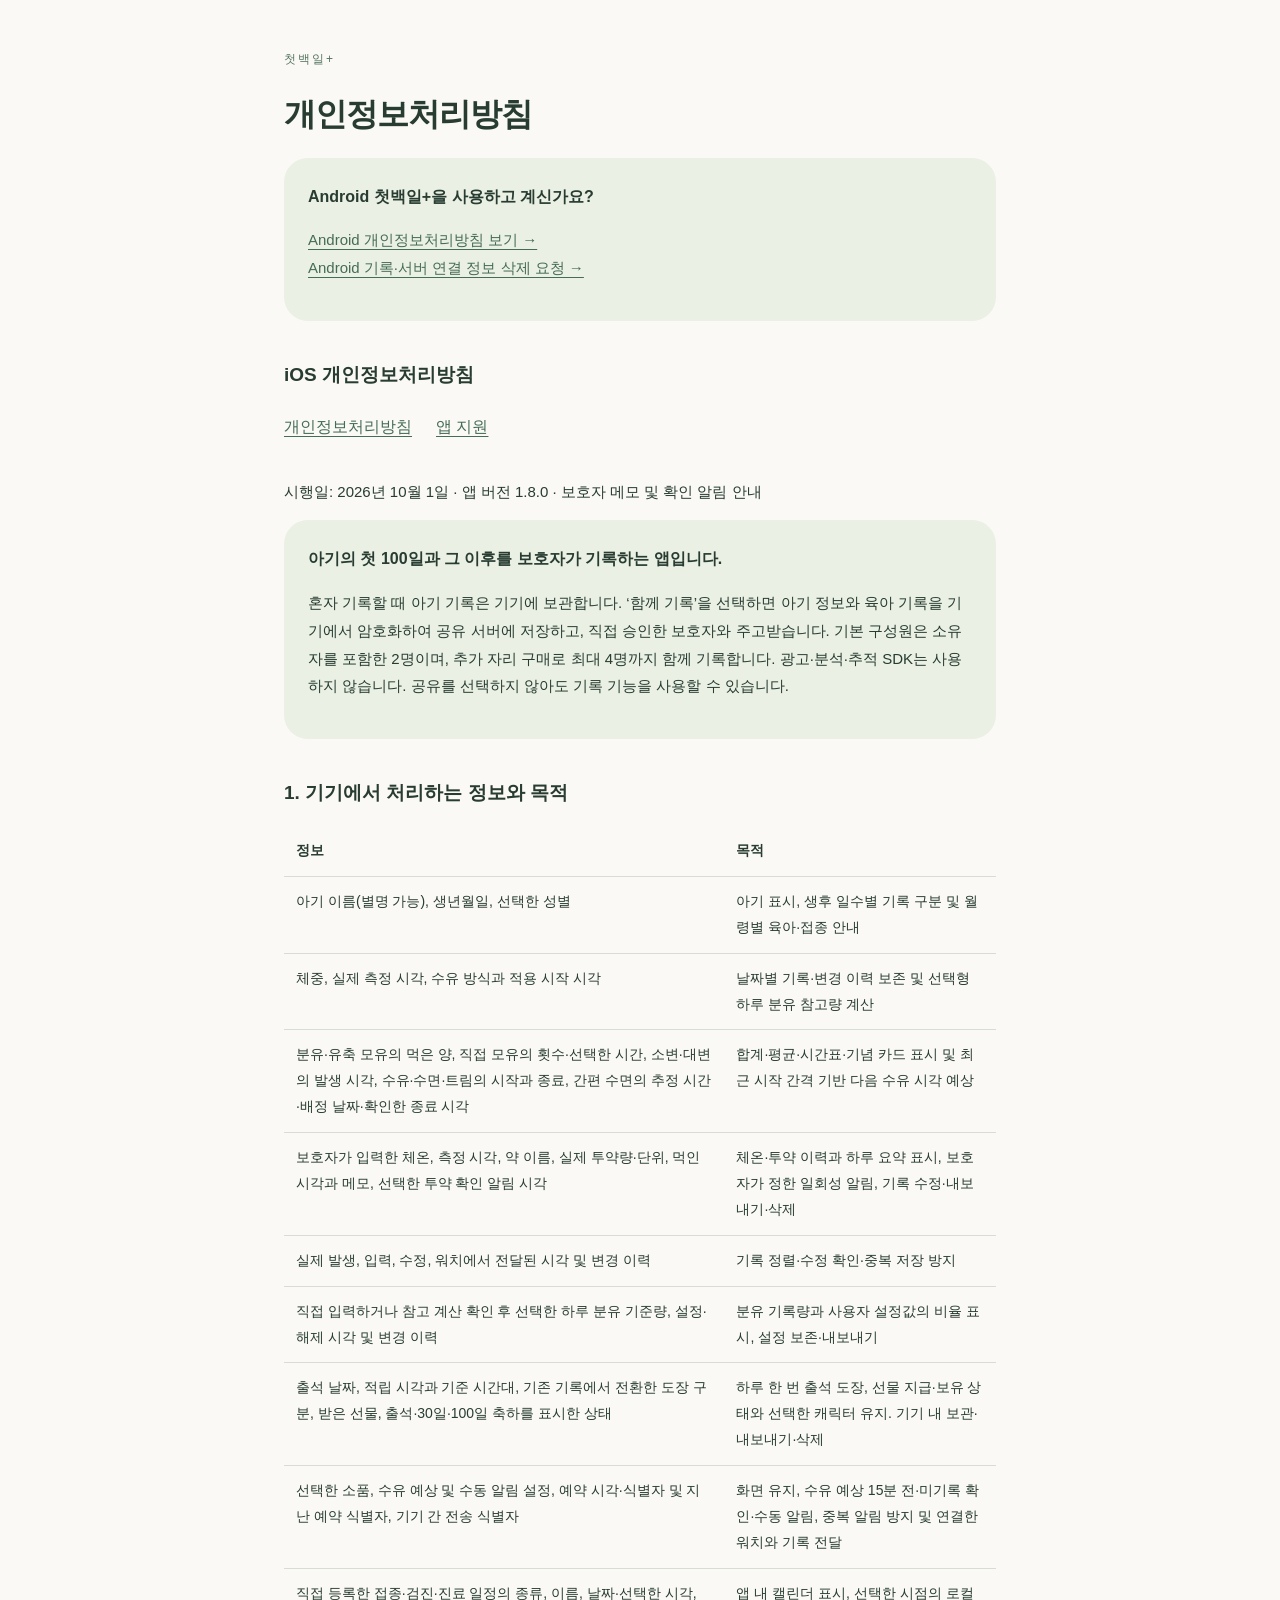
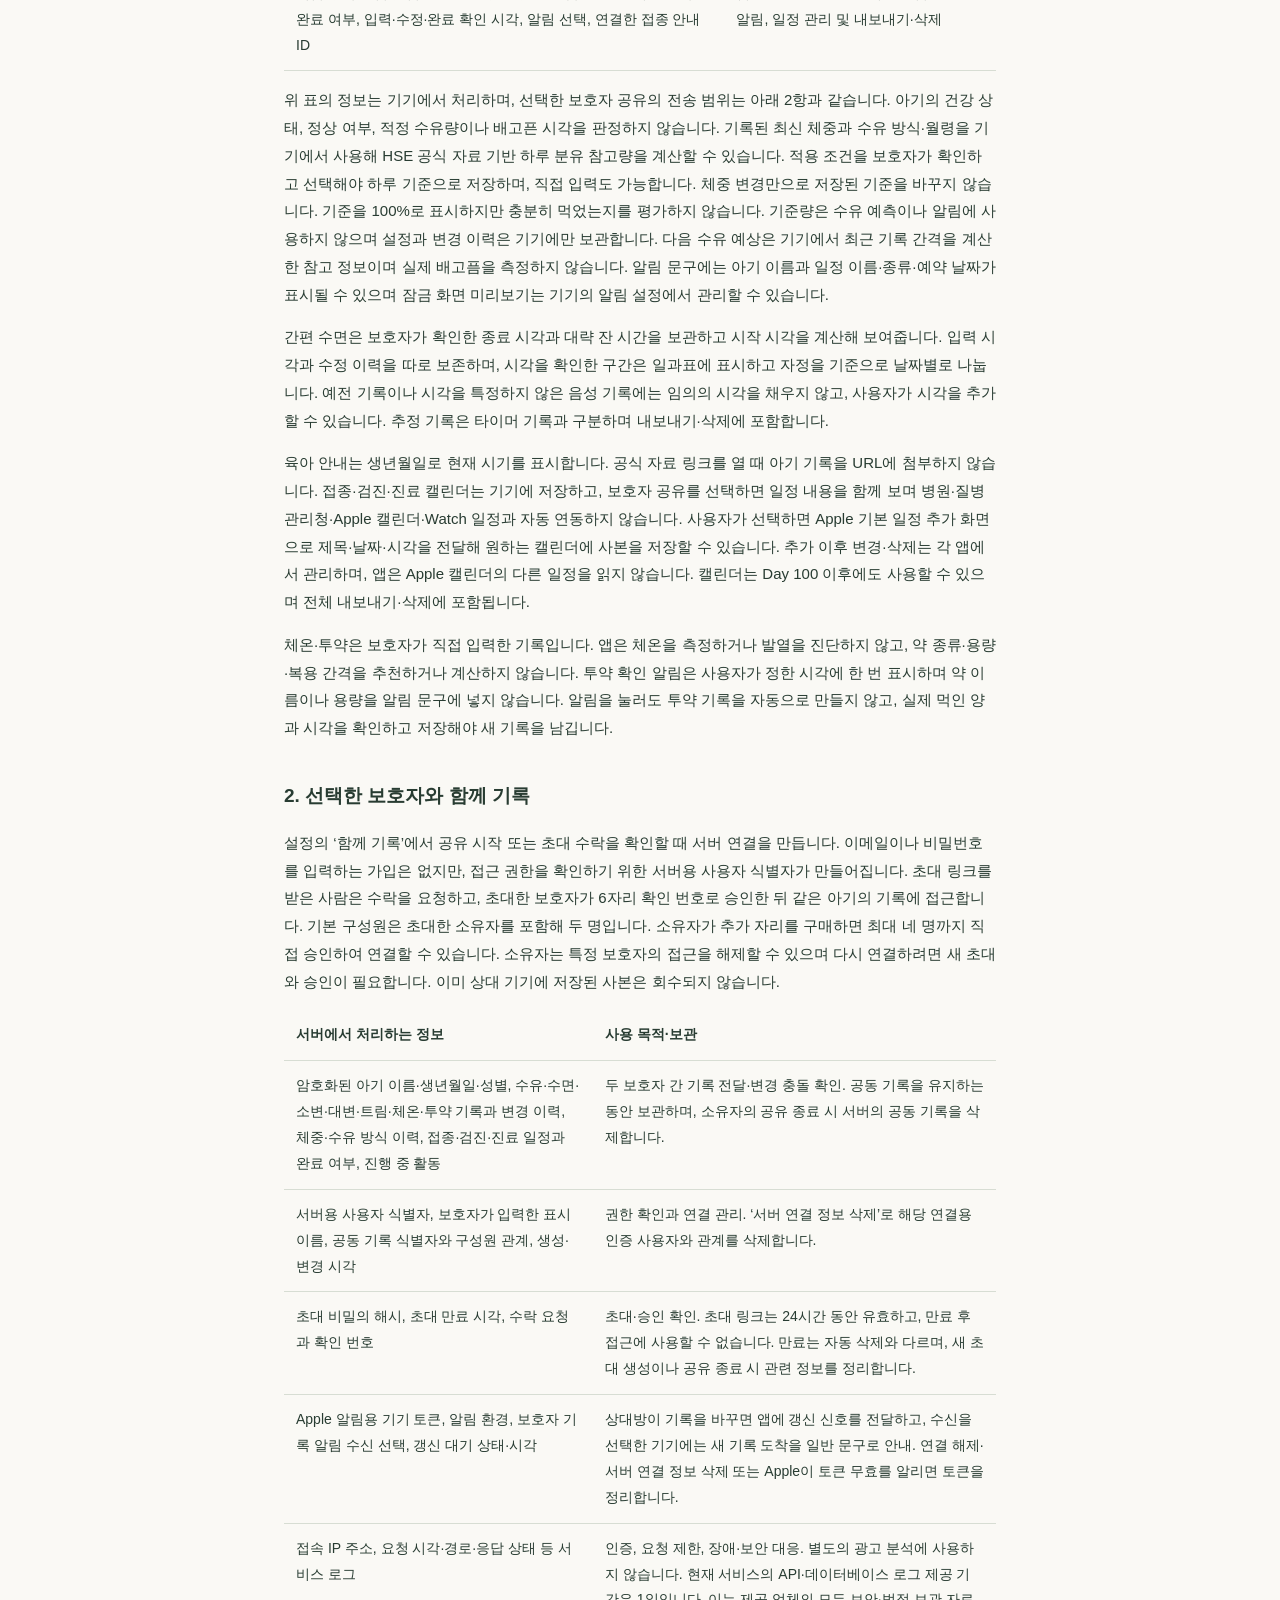
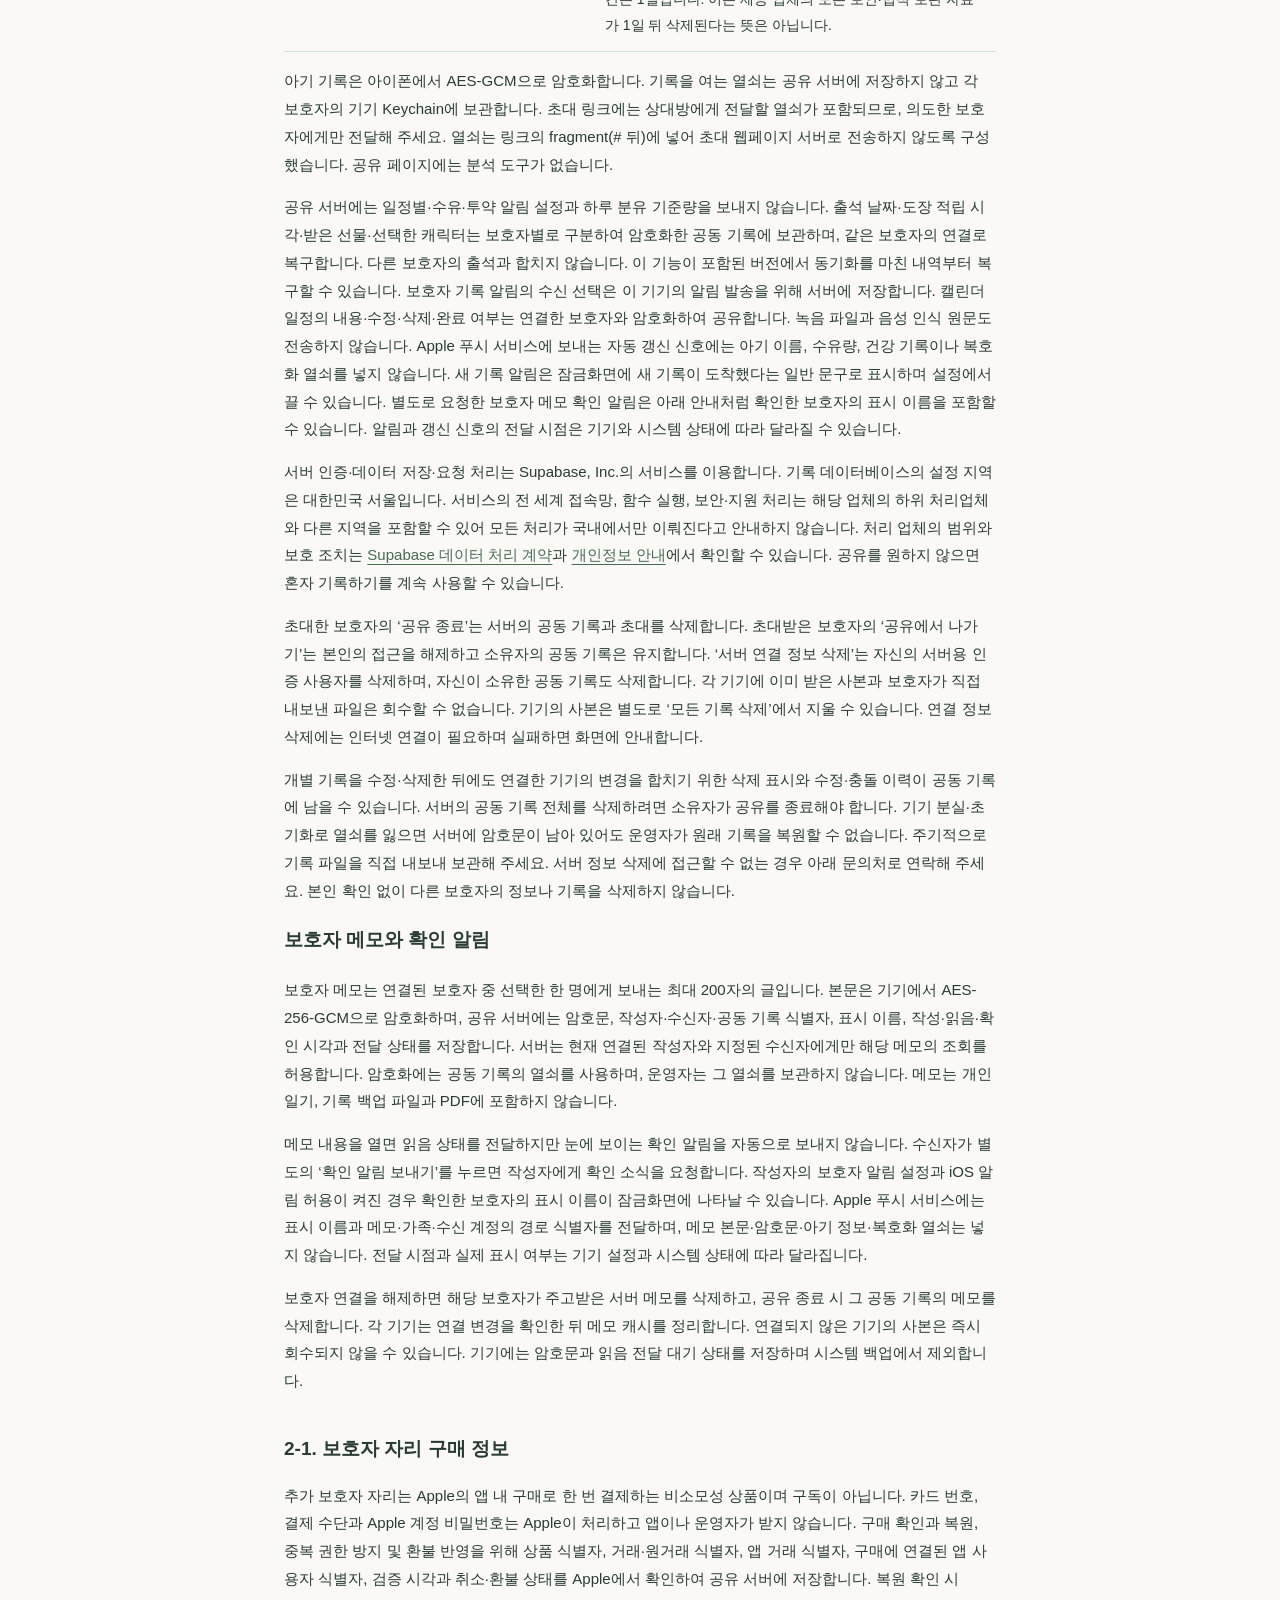
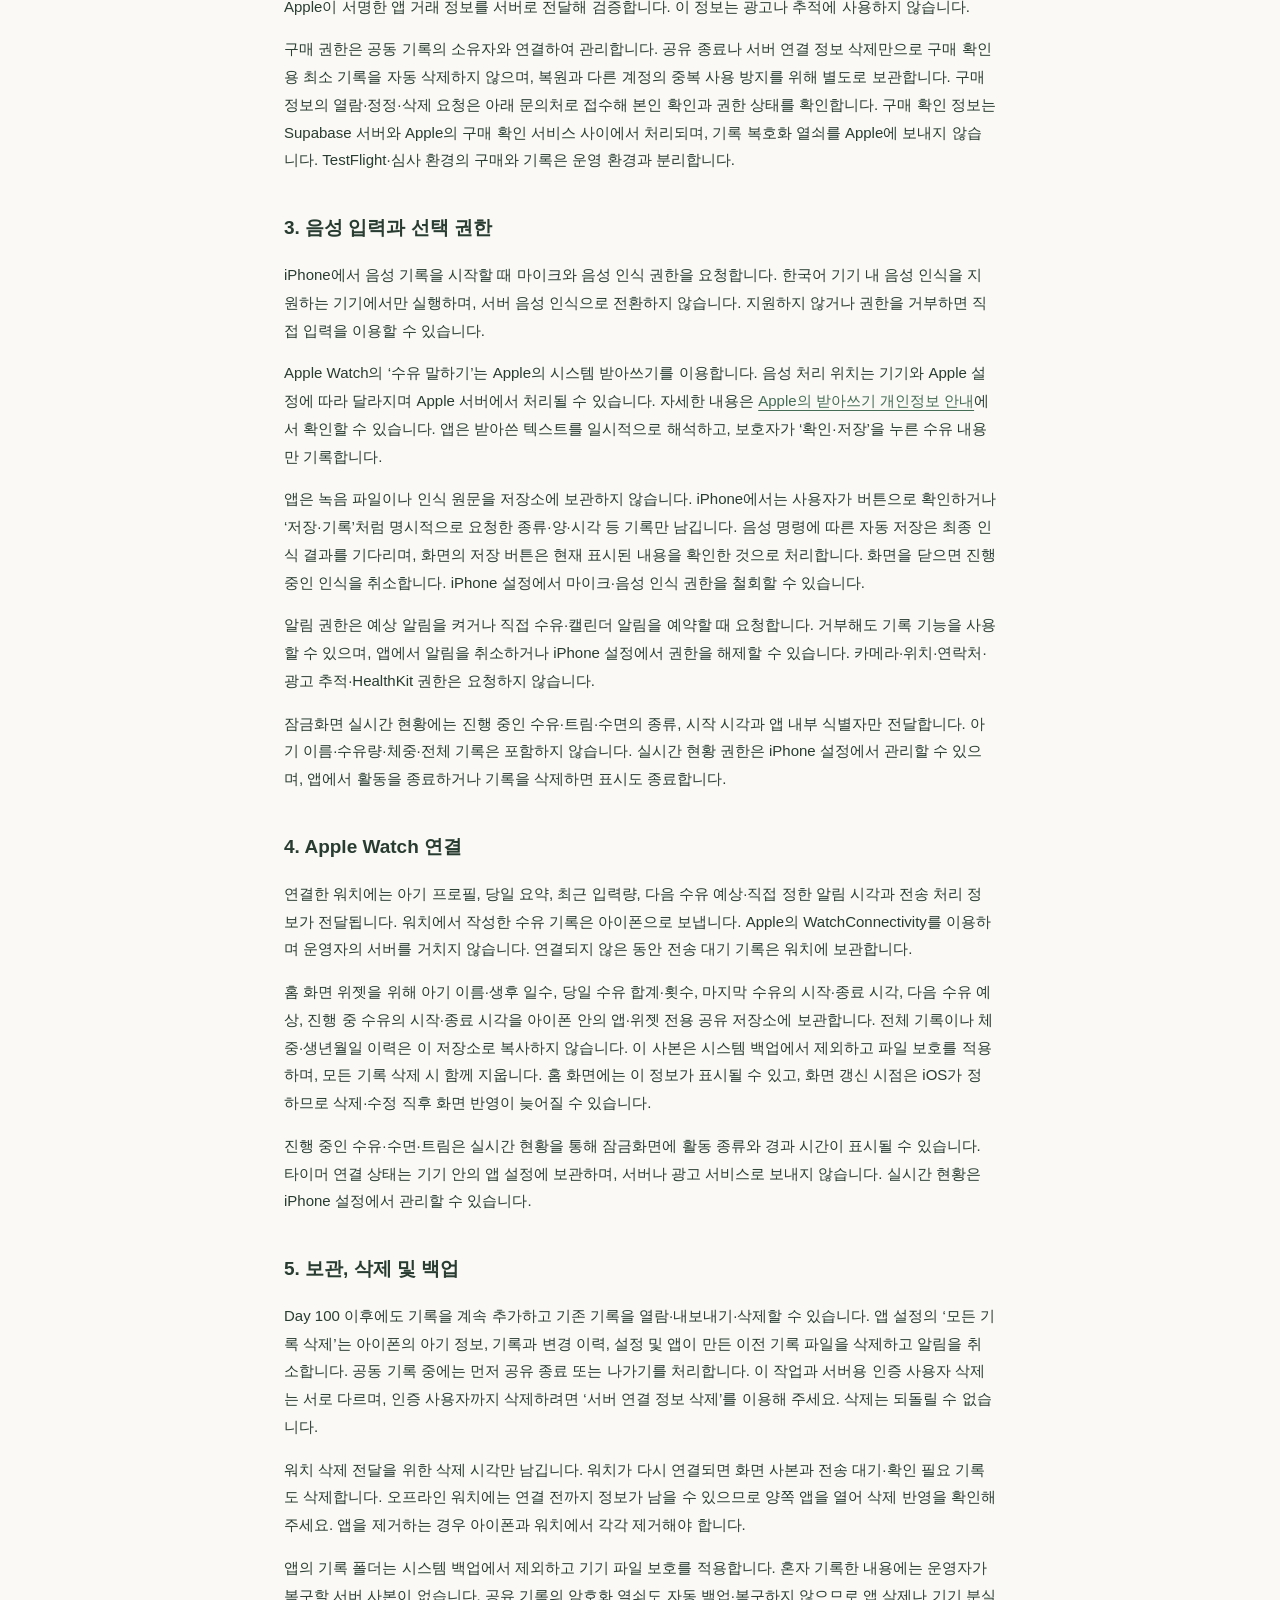
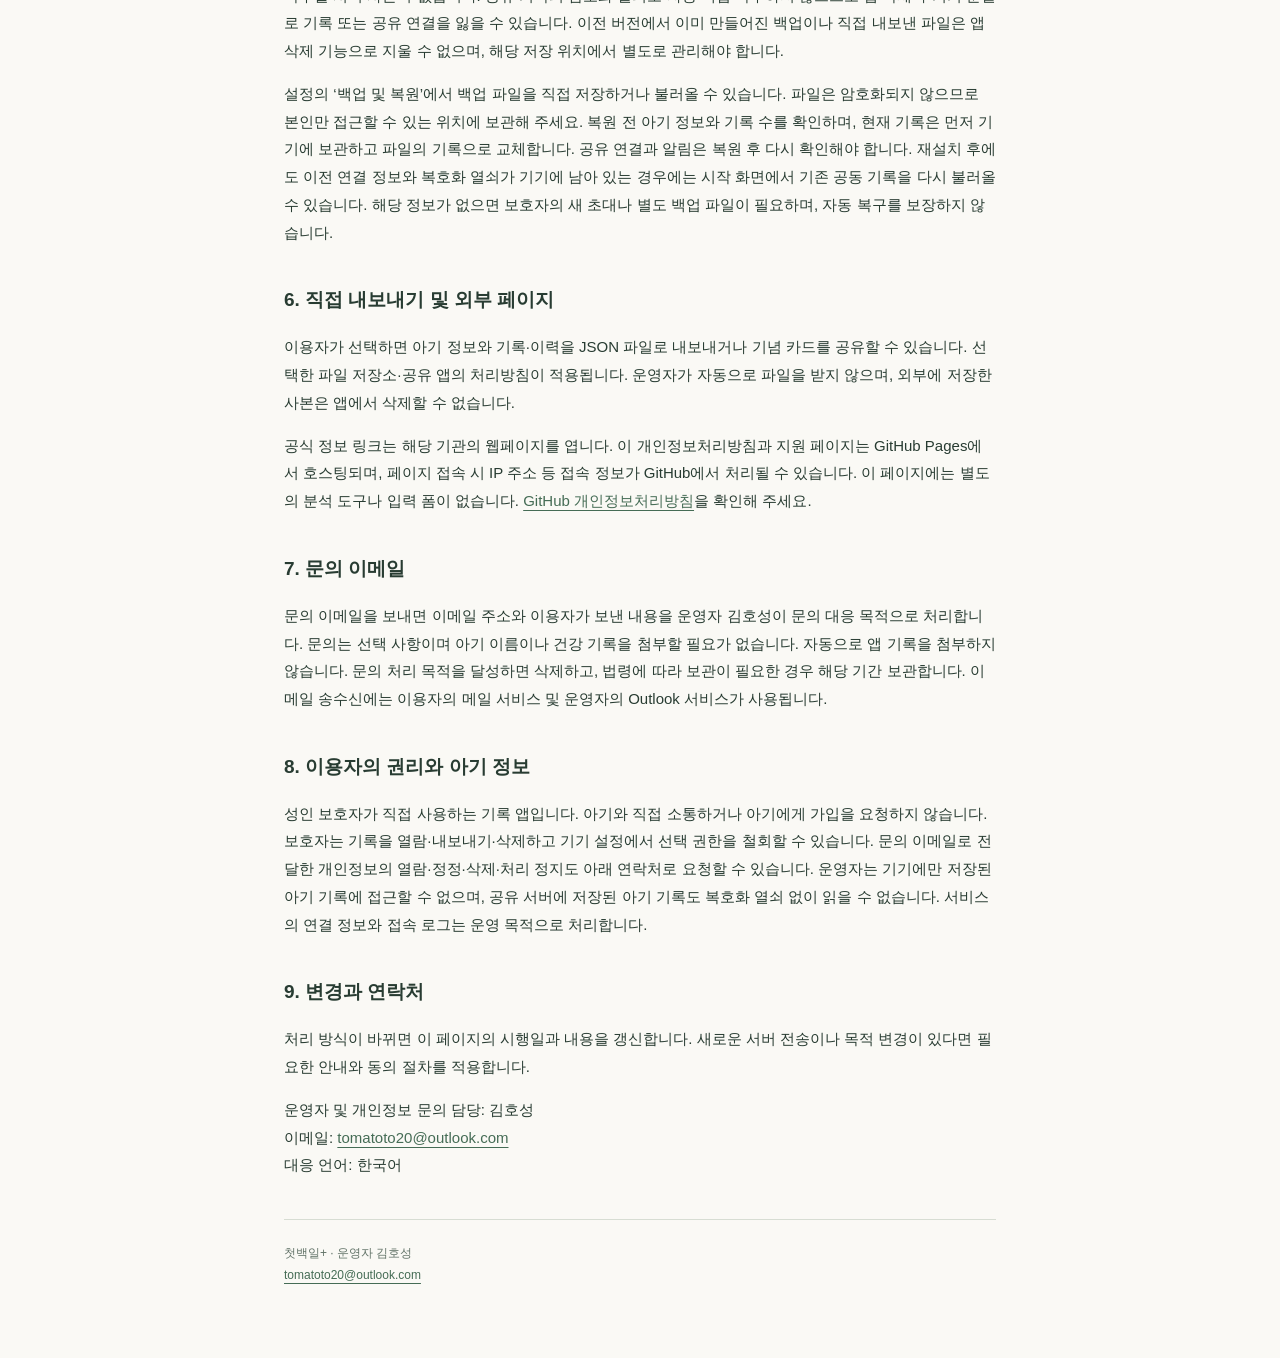
<file: index.html>
<!doctype html><html lang="ko"><head><meta charset="utf-8"><meta name="viewport" content="width=device-width,initial-scale=1"><meta name="referrer" content="no-referrer"><title>개인정보처리방침 · 첫백일+</title><style>:root{color-scheme:light dark}*{box-sizing:border-box}body{max-width:760px;margin:auto;padding:48px 24px 72px;background:#faf9f5;color:#283c32;font-family:-apple-system,BlinkMacSystemFont,"Apple SD Gothic Neo",sans-serif;line-height:1.85}nav{display:flex;gap:24px;margin:20px 0 36px}a{color:#456c55;text-underline-offset:4px}h1{font-size:32px;line-height:1.4;letter-spacing:-1px}h2{font-size:19px;margin-top:36px}p,li{font-size:15px}.tag{font-size:12px;letter-spacing:2px;color:#56745f}.intro{padding:24px;background:#eaf0e3;border-radius:24px}table{border-collapse:collapse;width:100%;font-size:14px}th,td{text-align:left;padding:12px;border-bottom:1px solid #d7ddd3;vertical-align:top}footer{font-size:12px;border-top:1px solid #d7ddd3;margin-top:40px;padding-top:22px;color:#627368}@media(prefers-color-scheme:dark){body{background:#19251f;color:#edf1e9}.intro{background:#293a2d}a,.tag,footer{color:#bdd1bd}th,td,footer{border-color:#49594e}}@media(max-width:480px){body{padding:30px 20px 48px}h1{font-size:27px}td,th{padding:8px}}</style></head><body><div class="tag">첫백일+</div><h1>개인정보처리방침</h1><div class="intro"><strong>Android 첫백일+을 사용하고 계신가요?</strong><p><a href="android.html">Android 개인정보처리방침 보기 →</a><br><a href="delete-data.html">Android 기록·서버 연결 정보 삭제 요청 →</a></p></div><h2>iOS 개인정보처리방침</h2><nav aria-label="안내 페이지"><a href="index.html">개인정보처리방침</a><a href="support.html">앱 지원</a></nav><p>시행일: 2026년 10월 1일 · 앱 버전 1.8.0 · 보호자 메모 및 확인 알림 안내</p><div class="intro"><strong>아기의 첫 100일과 그 이후를 보호자가 기록하는 앱입니다.</strong><p>혼자 기록할 때 아기 기록은 기기에 보관합니다. ‘함께 기록’을 선택하면 아기 정보와 육아 기록을 기기에서 암호화하여 공유 서버에 저장하고, 직접 승인한 보호자와 주고받습니다. 기본 구성원은 소유자를 포함한 2명이며, 추가 자리 구매로 최대 4명까지 함께 기록합니다. 광고·분석·추적 SDK는 사용하지 않습니다. 공유를 선택하지 않아도 기록 기능을 사용할 수 있습니다.</p></div>
<h2>1. 기기에서 처리하는 정보와 목적</h2><table><thead><tr><th>정보</th><th>목적</th></tr></thead><tbody><tr><td>아기 이름(별명 가능), 생년월일, 선택한 성별</td><td>아기 표시, 생후 일수별 기록 구분 및 월령별 육아·접종 안내</td></tr><tr><td>체중, 실제 측정 시각, 수유 방식과 적용 시작 시각</td><td>날짜별 기록·변경 이력 보존 및 선택형 하루 분유 참고량 계산</td></tr><tr><td>분유·유축 모유의 먹은 양, 직접 모유의 횟수·선택한 시간, 소변·대변의 발생 시각, 수유·수면·트림의 시작과 종료, 간편 수면의 추정 시간·배정 날짜·확인한 종료 시각</td><td>합계·평균·시간표·기념 카드 표시 및 최근 시작 간격 기반 다음 수유 시각 예상</td></tr><tr><td>보호자가 입력한 체온, 측정 시각, 약 이름, 실제 투약량·단위, 먹인 시각과 메모, 선택한 투약 확인 알림 시각</td><td>체온·투약 이력과 하루 요약 표시, 보호자가 정한 일회성 알림, 기록 수정·내보내기·삭제</td></tr><tr><td>실제 발생, 입력, 수정, 워치에서 전달된 시각 및 변경 이력</td><td>기록 정렬·수정 확인·중복 저장 방지</td></tr><tr><td>직접 입력하거나 참고 계산 확인 후 선택한 하루 분유 기준량, 설정·해제 시각 및 변경 이력</td><td>분유 기록량과 사용자 설정값의 비율 표시, 설정 보존·내보내기</td></tr><tr><td>출석 날짜, 적립 시각과 기준 시간대, 기존 기록에서 전환한 도장 구분, 받은 선물, 출석·30일·100일 축하를 표시한 상태</td><td>하루 한 번 출석 도장, 선물 지급·보유 상태와 선택한 캐릭터 유지. 기기 내 보관·내보내기·삭제</td></tr><tr><td>선택한 소품, 수유 예상 및 수동 알림 설정, 예약 시각·식별자 및 지난 예약 식별자, 기기 간 전송 식별자</td><td>화면 유지, 수유 예상 15분 전·미기록 확인·수동 알림, 중복 알림 방지 및 연결한 워치와 기록 전달</td></tr><tr><td>직접 등록한 접종·검진·진료 일정의 종류, 이름, 날짜·선택한 시각, 완료 여부, 입력·수정·완료 확인 시각, 알림 선택, 연결한 접종 안내 ID</td><td>앱 내 캘린더 표시, 선택한 시점의 로컬 알림, 일정 관리 및 내보내기·삭제</td></tr></tbody></table><p>위 표의 정보는 기기에서 처리하며, 선택한 보호자 공유의 전송 범위는 아래 2항과 같습니다. 아기의 건강 상태, 정상 여부, 적정 수유량이나 배고픈 시각을 판정하지 않습니다. 기록된 최신 체중과 수유 방식·월령을 기기에서 사용해 HSE 공식 자료 기반 하루 분유 참고량을 계산할 수 있습니다. 적용 조건을 보호자가 확인하고 선택해야 하루 기준으로 저장하며, 직접 입력도 가능합니다. 체중 변경만으로 저장된 기준을 바꾸지 않습니다. 기준을 100%로 표시하지만 충분히 먹었는지를 평가하지 않습니다. 기준량은 수유 예측이나 알림에 사용하지 않으며 설정과 변경 이력은 기기에만 보관합니다. 다음 수유 예상은 기기에서 최근 기록 간격을 계산한 참고 정보이며 실제 배고픔을 측정하지 않습니다. 알림 문구에는 아기 이름과 일정 이름·종류·예약 날짜가 표시될 수 있으며 잠금 화면 미리보기는 기기의 알림 설정에서 관리할 수 있습니다.</p>
<p>간편 수면은 보호자가 확인한 종료 시각과 대략 잔 시간을 보관하고 시작 시각을 계산해 보여줍니다. 입력 시각과 수정 이력을 따로 보존하며, 시각을 확인한 구간은 일과표에 표시하고 자정을 기준으로 날짜별로 나눕니다. 예전 기록이나 시각을 특정하지 않은 음성 기록에는 임의의 시각을 채우지 않고, 사용자가 시각을 추가할 수 있습니다. 추정 기록은 타이머 기록과 구분하며 내보내기·삭제에 포함합니다.</p>

<p>육아 안내는 생년월일로 현재 시기를 표시합니다. 공식 자료 링크를 열 때 아기 기록을 URL에 첨부하지 않습니다. 접종·검진·진료 캘린더는 기기에 저장하고, 보호자 공유를 선택하면 일정 내용을 함께 보며 병원·질병관리청·Apple 캘린더·Watch 일정과 자동 연동하지 않습니다. 사용자가 선택하면 Apple 기본 일정 추가 화면으로 제목·날짜·시각을 전달해 원하는 캘린더에 사본을 저장할 수 있습니다. 추가 이후 변경·삭제는 각 앱에서 관리하며, 앱은 Apple 캘린더의 다른 일정을 읽지 않습니다. 캘린더는 Day 100 이후에도 사용할 수 있으며 전체 내보내기·삭제에 포함됩니다.</p>
<p>체온·투약은 보호자가 직접 입력한 기록입니다. 앱은 체온을 측정하거나 발열을 진단하지 않고, 약 종류·용량·복용 간격을 추천하거나 계산하지 않습니다. 투약 확인 알림은 사용자가 정한 시각에 한 번 표시하며 약 이름이나 용량을 알림 문구에 넣지 않습니다. 알림을 눌러도 투약 기록을 자동으로 만들지 않고, 실제 먹인 양과 시각을 확인하고 저장해야 새 기록을 남깁니다.</p>
<h2>2. 선택한 보호자와 함께 기록</h2>
<p>설정의 ‘함께 기록’에서 공유 시작 또는 초대 수락을 확인할 때 서버 연결을 만듭니다. 이메일이나 비밀번호를 입력하는 가입은 없지만, 접근 권한을 확인하기 위한 서버용 사용자 식별자가 만들어집니다. 초대 링크를 받은 사람은 수락을 요청하고, 초대한 보호자가 6자리 확인 번호로 승인한 뒤 같은 아기의 기록에 접근합니다. 기본 구성원은 초대한 소유자를 포함해 두 명입니다. 소유자가 추가 자리를 구매하면 최대 네 명까지 직접 승인하여 연결할 수 있습니다. 소유자는 특정 보호자의 접근을 해제할 수 있으며 다시 연결하려면 새 초대와 승인이 필요합니다. 이미 상대 기기에 저장된 사본은 회수되지 않습니다.</p>
<table><thead><tr><th>서버에서 처리하는 정보</th><th>사용 목적·보관</th></tr></thead><tbody>
<tr><td>암호화된 아기 이름·생년월일·성별, 수유·수면·소변·대변·트림·체온·투약 기록과 변경 이력, 체중·수유 방식 이력, 접종·검진·진료 일정과 완료 여부, 진행 중 활동</td><td>두 보호자 간 기록 전달·변경 충돌 확인. 공동 기록을 유지하는 동안 보관하며, 소유자의 공유 종료 시 서버의 공동 기록을 삭제합니다.</td></tr>
<tr><td>서버용 사용자 식별자, 보호자가 입력한 표시 이름, 공동 기록 식별자와 구성원 관계, 생성·변경 시각</td><td>권한 확인과 연결 관리. ‘서버 연결 정보 삭제’로 해당 연결용 인증 사용자와 관계를 삭제합니다.</td></tr>
<tr><td>초대 비밀의 해시, 초대 만료 시각, 수락 요청과 확인 번호</td><td>초대·승인 확인. 초대 링크는 24시간 동안 유효하고, 만료 후 접근에 사용할 수 없습니다. 만료는 자동 삭제와 다르며, 새 초대 생성이나 공유 종료 시 관련 정보를 정리합니다.</td></tr>
<tr><td>Apple 알림용 기기 토큰, 알림 환경, 보호자 기록 알림 수신 선택, 갱신 대기 상태·시각</td><td>상대방이 기록을 바꾸면 앱에 갱신 신호를 전달하고, 수신을 선택한 기기에는 새 기록 도착을 일반 문구로 안내. 연결 해제·서버 연결 정보 삭제 또는 Apple이 토큰 무효를 알리면 토큰을 정리합니다.</td></tr>
<tr><td>접속 IP 주소, 요청 시각·경로·응답 상태 등 서비스 로그</td><td>인증, 요청 제한, 장애·보안 대응. 별도의 광고 분석에 사용하지 않습니다. 현재 서비스의 API·데이터베이스 로그 제공 기간은 1일입니다. 이는 제공 업체의 모든 보안·법적 보관 자료가 1일 뒤 삭제된다는 뜻은 아닙니다.</td></tr>
</tbody></table>
<p>아기 기록은 아이폰에서 AES-GCM으로 암호화합니다. 기록을 여는 열쇠는 공유 서버에 저장하지 않고 각 보호자의 기기 Keychain에 보관합니다. 초대 링크에는 상대방에게 전달할 열쇠가 포함되므로, 의도한 보호자에게만 전달해 주세요. 열쇠는 링크의 fragment(# 뒤)에 넣어 초대 웹페이지 서버로 전송하지 않도록 구성했습니다. 공유 페이지에는 분석 도구가 없습니다.</p>
<p>공유 서버에는 일정별·수유·투약 알림 설정과 하루 분유 기준량을 보내지 않습니다. 출석 날짜·도장 적립 시각·받은 선물·선택한 캐릭터는 보호자별로 구분하여 암호화한 공동 기록에 보관하며, 같은 보호자의 연결로 복구합니다. 다른 보호자의 출석과 합치지 않습니다. 이 기능이 포함된 버전에서 동기화를 마친 내역부터 복구할 수 있습니다. 보호자 기록 알림의 수신 선택은 이 기기의 알림 발송을 위해 서버에 저장합니다. 캘린더 일정의 내용·수정·삭제·완료 여부는 연결한 보호자와 암호화하여 공유합니다. 녹음 파일과 음성 인식 원문도 전송하지 않습니다. Apple 푸시 서비스에 보내는 자동 갱신 신호에는 아기 이름, 수유량, 건강 기록이나 복호화 열쇠를 넣지 않습니다. 새 기록 알림은 잠금화면에 새 기록이 도착했다는 일반 문구로 표시하며 설정에서 끌 수 있습니다. 별도로 요청한 보호자 메모 확인 알림은 아래 안내처럼 확인한 보호자의 표시 이름을 포함할 수 있습니다. 알림과 갱신 신호의 전달 시점은 기기와 시스템 상태에 따라 달라질 수 있습니다.</p>
<p>서버 인증·데이터 저장·요청 처리는 Supabase, Inc.의 서비스를 이용합니다. 기록 데이터베이스의 설정 지역은 대한민국 서울입니다. 서비스의 전 세계 접속망, 함수 실행, 보안·지원 처리는 해당 업체의 하위 처리업체와 다른 지역을 포함할 수 있어 모든 처리가 국내에서만 이뤄진다고 안내하지 않습니다. 처리 업체의 범위와 보호 조치는 <a href="https://supabase.com/legal/customer-resources/data-processing-addendum" rel="noreferrer">Supabase 데이터 처리 계약</a>과 <a href="https://supabase.com/privacy" rel="noreferrer">개인정보 안내</a>에서 확인할 수 있습니다. 공유를 원하지 않으면 혼자 기록하기를 계속 사용할 수 있습니다.</p>
<p>초대한 보호자의 ‘공유 종료’는 서버의 공동 기록과 초대를 삭제합니다. 초대받은 보호자의 ‘공유에서 나가기’는 본인의 접근을 해제하고 소유자의 공동 기록은 유지합니다. ‘서버 연결 정보 삭제’는 자신의 서버용 인증 사용자를 삭제하며, 자신이 소유한 공동 기록도 삭제합니다. 각 기기에 이미 받은 사본과 보호자가 직접 내보낸 파일은 회수할 수 없습니다. 기기의 사본은 별도로 ‘모든 기록 삭제’에서 지울 수 있습니다. 연결 정보 삭제에는 인터넷 연결이 필요하며 실패하면 화면에 안내합니다.</p>
<p>개별 기록을 수정·삭제한 뒤에도 연결한 기기의 변경을 합치기 위한 삭제 표시와 수정·충돌 이력이 공동 기록에 남을 수 있습니다. 서버의 공동 기록 전체를 삭제하려면 소유자가 공유를 종료해야 합니다. 기기 분실·초기화로 열쇠를 잃으면 서버에 암호문이 남아 있어도 운영자가 원래 기록을 복원할 수 없습니다. 주기적으로 기록 파일을 직접 내보내 보관해 주세요. 서버 정보 삭제에 접근할 수 없는 경우 아래 문의처로 연락해 주세요. 본인 확인 없이 다른 보호자의 정보나 기록을 삭제하지 않습니다.</p>
<h3>보호자 메모와 확인 알림</h3><p>보호자 메모는 연결된 보호자 중 선택한 한 명에게 보내는 최대 200자의 글입니다. 본문은 기기에서 AES-256-GCM으로 암호화하며, 공유 서버에는 암호문, 작성자·수신자·공동 기록 식별자, 표시 이름, 작성·읽음·확인 시각과 전달 상태를 저장합니다. 서버는 현재 연결된 작성자와 지정된 수신자에게만 해당 메모의 조회를 허용합니다. 암호화에는 공동 기록의 열쇠를 사용하며, 운영자는 그 열쇠를 보관하지 않습니다. 메모는 개인 일기, 기록 백업 파일과 PDF에 포함하지 않습니다.</p><p>메모 내용을 열면 읽음 상태를 전달하지만 눈에 보이는 확인 알림을 자동으로 보내지 않습니다. 수신자가 별도의 ‘확인 알림 보내기’를 누르면 작성자에게 확인 소식을 요청합니다. 작성자의 보호자 알림 설정과 iOS 알림 허용이 켜진 경우 확인한 보호자의 표시 이름이 잠금화면에 나타날 수 있습니다. Apple 푸시 서비스에는 표시 이름과 메모·가족·수신 계정의 경로 식별자를 전달하며, 메모 본문·암호문·아기 정보·복호화 열쇠는 넣지 않습니다. 전달 시점과 실제 표시 여부는 기기 설정과 시스템 상태에 따라 달라집니다.</p><p>보호자 연결을 해제하면 해당 보호자가 주고받은 서버 메모를 삭제하고, 공유 종료 시 그 공동 기록의 메모를 삭제합니다. 각 기기는 연결 변경을 확인한 뒤 메모 캐시를 정리합니다. 연결되지 않은 기기의 사본은 즉시 회수되지 않을 수 있습니다. 기기에는 암호문과 읽음 전달 대기 상태를 저장하며 시스템 백업에서 제외합니다.</p>
<h2>2-1. 보호자 자리 구매 정보</h2><p>추가 보호자 자리는 Apple의 앱 내 구매로 한 번 결제하는 비소모성 상품이며 구독이 아닙니다. 카드 번호, 결제 수단과 Apple 계정 비밀번호는 Apple이 처리하고 앱이나 운영자가 받지 않습니다. 구매 확인과 복원, 중복 권한 방지 및 환불 반영을 위해 상품 식별자, 거래·원거래 식별자, 앱 거래 식별자, 구매에 연결된 앱 사용자 식별자, 검증 시각과 취소·환불 상태를 Apple에서 확인하여 공유 서버에 저장합니다. 복원 확인 시 Apple이 서명한 앱 거래 정보를 서버로 전달해 검증합니다. 이 정보는 광고나 추적에 사용하지 않습니다.</p><p>구매 권한은 공동 기록의 소유자와 연결하여 관리합니다. 공유 종료나 서버 연결 정보 삭제만으로 구매 확인용 최소 기록을 자동 삭제하지 않으며, 복원과 다른 계정의 중복 사용 방지를 위해 별도로 보관합니다. 구매 정보의 열람·정정·삭제 요청은 아래 문의처로 접수해 본인 확인과 권한 상태를 확인합니다. 구매 확인 정보는 Supabase 서버와 Apple의 구매 확인 서비스 사이에서 처리되며, 기록 복호화 열쇠를 Apple에 보내지 않습니다. TestFlight·심사 환경의 구매와 기록은 운영 환경과 분리합니다.</p>
<h2>3. 음성 입력과 선택 권한</h2><p>iPhone에서 음성 기록을 시작할 때 마이크와 음성 인식 권한을 요청합니다. 한국어 기기 내 음성 인식을 지원하는 기기에서만 실행하며, 서버 음성 인식으로 전환하지 않습니다. 지원하지 않거나 권한을 거부하면 직접 입력을 이용할 수 있습니다.</p><p>Apple Watch의 ‘수유 말하기’는 Apple의 시스템 받아쓰기를 이용합니다. 음성 처리 위치는 기기와 Apple 설정에 따라 달라지며 Apple 서버에서 처리될 수 있습니다. 자세한 내용은 <a href="https://www.apple.com/legal/privacy/data/en/ask-siri-dictation/">Apple의 받아쓰기 개인정보 안내</a>에서 확인할 수 있습니다. 앱은 받아쓴 텍스트를 일시적으로 해석하고, 보호자가 ‘확인·저장’을 누른 수유 내용만 기록합니다.</p><p>앱은 녹음 파일이나 인식 원문을 저장소에 보관하지 않습니다. iPhone에서는 사용자가 버튼으로 확인하거나 ‘저장·기록’처럼 명시적으로 요청한 종류·양·시각 등 기록만 남깁니다. 음성 명령에 따른 자동 저장은 최종 인식 결과를 기다리며, 화면의 저장 버튼은 현재 표시된 내용을 확인한 것으로 처리합니다. 화면을 닫으면 진행 중인 인식을 취소합니다. iPhone 설정에서 마이크·음성 인식 권한을 철회할 수 있습니다.</p><p>알림 권한은 예상 알림을 켜거나 직접 수유·캘린더 알림을 예약할 때 요청합니다. 거부해도 기록 기능을 사용할 수 있으며, 앱에서 알림을 취소하거나 iPhone 설정에서 권한을 해제할 수 있습니다. 카메라·위치·연락처·광고 추적·HealthKit 권한은 요청하지 않습니다.</p>
<p>잠금화면 실시간 현황에는 진행 중인 수유·트림·수면의 종류, 시작 시각과 앱 내부 식별자만 전달합니다. 아기 이름·수유량·체중·전체 기록은 포함하지 않습니다. 실시간 현황 권한은 iPhone 설정에서 관리할 수 있으며, 앱에서 활동을 종료하거나 기록을 삭제하면 표시도 종료합니다.</p>
<h2>4. Apple Watch 연결</h2><p>연결한 워치에는 아기 프로필, 당일 요약, 최근 입력량, 다음 수유 예상·직접 정한 알림 시각과 전송 처리 정보가 전달됩니다. 워치에서 작성한 수유 기록은 아이폰으로 보냅니다. Apple의 WatchConnectivity를 이용하며 운영자의 서버를 거치지 않습니다. 연결되지 않은 동안 전송 대기 기록은 워치에 보관합니다.</p>
<p>홈 화면 위젯을 위해 아기 이름·생후 일수, 당일 수유 합계·횟수, 마지막 수유의 시작·종료 시각, 다음 수유 예상, 진행 중 수유의 시작·종료 시각을 아이폰 안의 앱·위젯 전용 공유 저장소에 보관합니다. 전체 기록이나 체중·생년월일 이력은 이 저장소로 복사하지 않습니다. 이 사본은 시스템 백업에서 제외하고 파일 보호를 적용하며, 모든 기록 삭제 시 함께 지웁니다. 홈 화면에는 이 정보가 표시될 수 있고, 화면 갱신 시점은 iOS가 정하므로 삭제·수정 직후 화면 반영이 늦어질 수 있습니다.</p>
<p>진행 중인 수유·수면·트림은 실시간 현황을 통해 잠금화면에 활동 종류와 경과 시간이 표시될 수 있습니다. 타이머 연결 상태는 기기 안의 앱 설정에 보관하며, 서버나 광고 서비스로 보내지 않습니다. 실시간 현황은 iPhone 설정에서 관리할 수 있습니다.</p>
<h2>5. 보관, 삭제 및 백업</h2><p>Day 100 이후에도 기록을 계속 추가하고 기존 기록을 열람·내보내기·삭제할 수 있습니다. 앱 설정의 ‘모든 기록 삭제’는 아이폰의 아기 정보, 기록과 변경 이력, 설정 및 앱이 만든 이전 기록 파일을 삭제하고 알림을 취소합니다. 공동 기록 중에는 먼저 공유 종료 또는 나가기를 처리합니다. 이 작업과 서버용 인증 사용자 삭제는 서로 다르며, 인증 사용자까지 삭제하려면 ‘서버 연결 정보 삭제’를 이용해 주세요. 삭제는 되돌릴 수 없습니다.</p><p>워치 삭제 전달을 위한 삭제 시각만 남깁니다. 워치가 다시 연결되면 화면 사본과 전송 대기·확인 필요 기록도 삭제합니다. 오프라인 워치에는 연결 전까지 정보가 남을 수 있으므로 양쪽 앱을 열어 삭제 반영을 확인해 주세요. 앱을 제거하는 경우 아이폰과 워치에서 각각 제거해야 합니다.</p><p>앱의 기록 폴더는 시스템 백업에서 제외하고 기기 파일 보호를 적용합니다. 혼자 기록한 내용에는 운영자가 복구할 서버 사본이 없습니다. 공유 기록의 암호화 열쇠도 자동 백업·복구하지 않으므로 앱 삭제나 기기 분실로 기록 또는 공유 연결을 잃을 수 있습니다. 이전 버전에서 이미 만들어진 백업이나 직접 내보낸 파일은 앱 삭제 기능으로 지울 수 없으며, 해당 저장 위치에서 별도로 관리해야 합니다.</p>
<p>설정의 ‘백업 및 복원’에서 백업 파일을 직접 저장하거나 불러올 수 있습니다. 파일은 암호화되지 않으므로 본인만 접근할 수 있는 위치에 보관해 주세요. 복원 전 아기 정보와 기록 수를 확인하며, 현재 기록은 먼저 기기에 보관하고 파일의 기록으로 교체합니다. 공유 연결과 알림은 복원 후 다시 확인해야 합니다. 재설치 후에도 이전 연결 정보와 복호화 열쇠가 기기에 남아 있는 경우에는 시작 화면에서 기존 공동 기록을 다시 불러올 수 있습니다. 해당 정보가 없으면 보호자의 새 초대나 별도 백업 파일이 필요하며, 자동 복구를 보장하지 않습니다.</p>
<h2>6. 직접 내보내기 및 외부 페이지</h2><p>이용자가 선택하면 아기 정보와 기록·이력을 JSON 파일로 내보내거나 기념 카드를 공유할 수 있습니다. 선택한 파일 저장소·공유 앱의 처리방침이 적용됩니다. 운영자가 자동으로 파일을 받지 않으며, 외부에 저장한 사본은 앱에서 삭제할 수 없습니다.</p><p>공식 정보 링크는 해당 기관의 웹페이지를 엽니다. 이 개인정보처리방침과 지원 페이지는 GitHub Pages에서 호스팅되며, 페이지 접속 시 IP 주소 등 접속 정보가 GitHub에서 처리될 수 있습니다. 이 페이지에는 별도의 분석 도구나 입력 폼이 없습니다. <a href="https://docs.github.com/en/site-policy/privacy-policies/github-general-privacy-statement" rel="noreferrer">GitHub 개인정보처리방침</a>을 확인해 주세요.</p>
<h2>7. 문의 이메일</h2><p>문의 이메일을 보내면 이메일 주소와 이용자가 보낸 내용을 운영자 김호성이 문의 대응 목적으로 처리합니다. 문의는 선택 사항이며 아기 이름이나 건강 기록을 첨부할 필요가 없습니다. 자동으로 앱 기록을 첨부하지 않습니다. 문의 처리 목적을 달성하면 삭제하고, 법령에 따라 보관이 필요한 경우 해당 기간 보관합니다. 이메일 송수신에는 이용자의 메일 서비스 및 운영자의 Outlook 서비스가 사용됩니다.</p>
<h2>8. 이용자의 권리와 아기 정보</h2><p>성인 보호자가 직접 사용하는 기록 앱입니다. 아기와 직접 소통하거나 아기에게 가입을 요청하지 않습니다. 보호자는 기록을 열람·내보내기·삭제하고 기기 설정에서 선택 권한을 철회할 수 있습니다. 문의 이메일로 전달한 개인정보의 열람·정정·삭제·처리 정지도 아래 연락처로 요청할 수 있습니다. 운영자는 기기에만 저장된 아기 기록에 접근할 수 없으며, 공유 서버에 저장된 아기 기록도 복호화 열쇠 없이 읽을 수 없습니다. 서비스의 연결 정보와 접속 로그는 운영 목적으로 처리합니다.</p>
<h2>9. 변경과 연락처</h2><p>처리 방식이 바뀌면 이 페이지의 시행일과 내용을 갱신합니다. 새로운 서버 전송이나 목적 변경이 있다면 필요한 안내와 동의 절차를 적용합니다.</p><p>운영자 및 개인정보 문의 담당: 김호성<br>이메일: <a href="mailto:tomatoto20@outlook.com">tomatoto20@outlook.com</a><br>대응 언어: 한국어</p><footer>첫백일+ · 운영자 김호성<br><a href="mailto:tomatoto20@outlook.com">tomatoto20@outlook.com</a></footer></body></html>
</file>
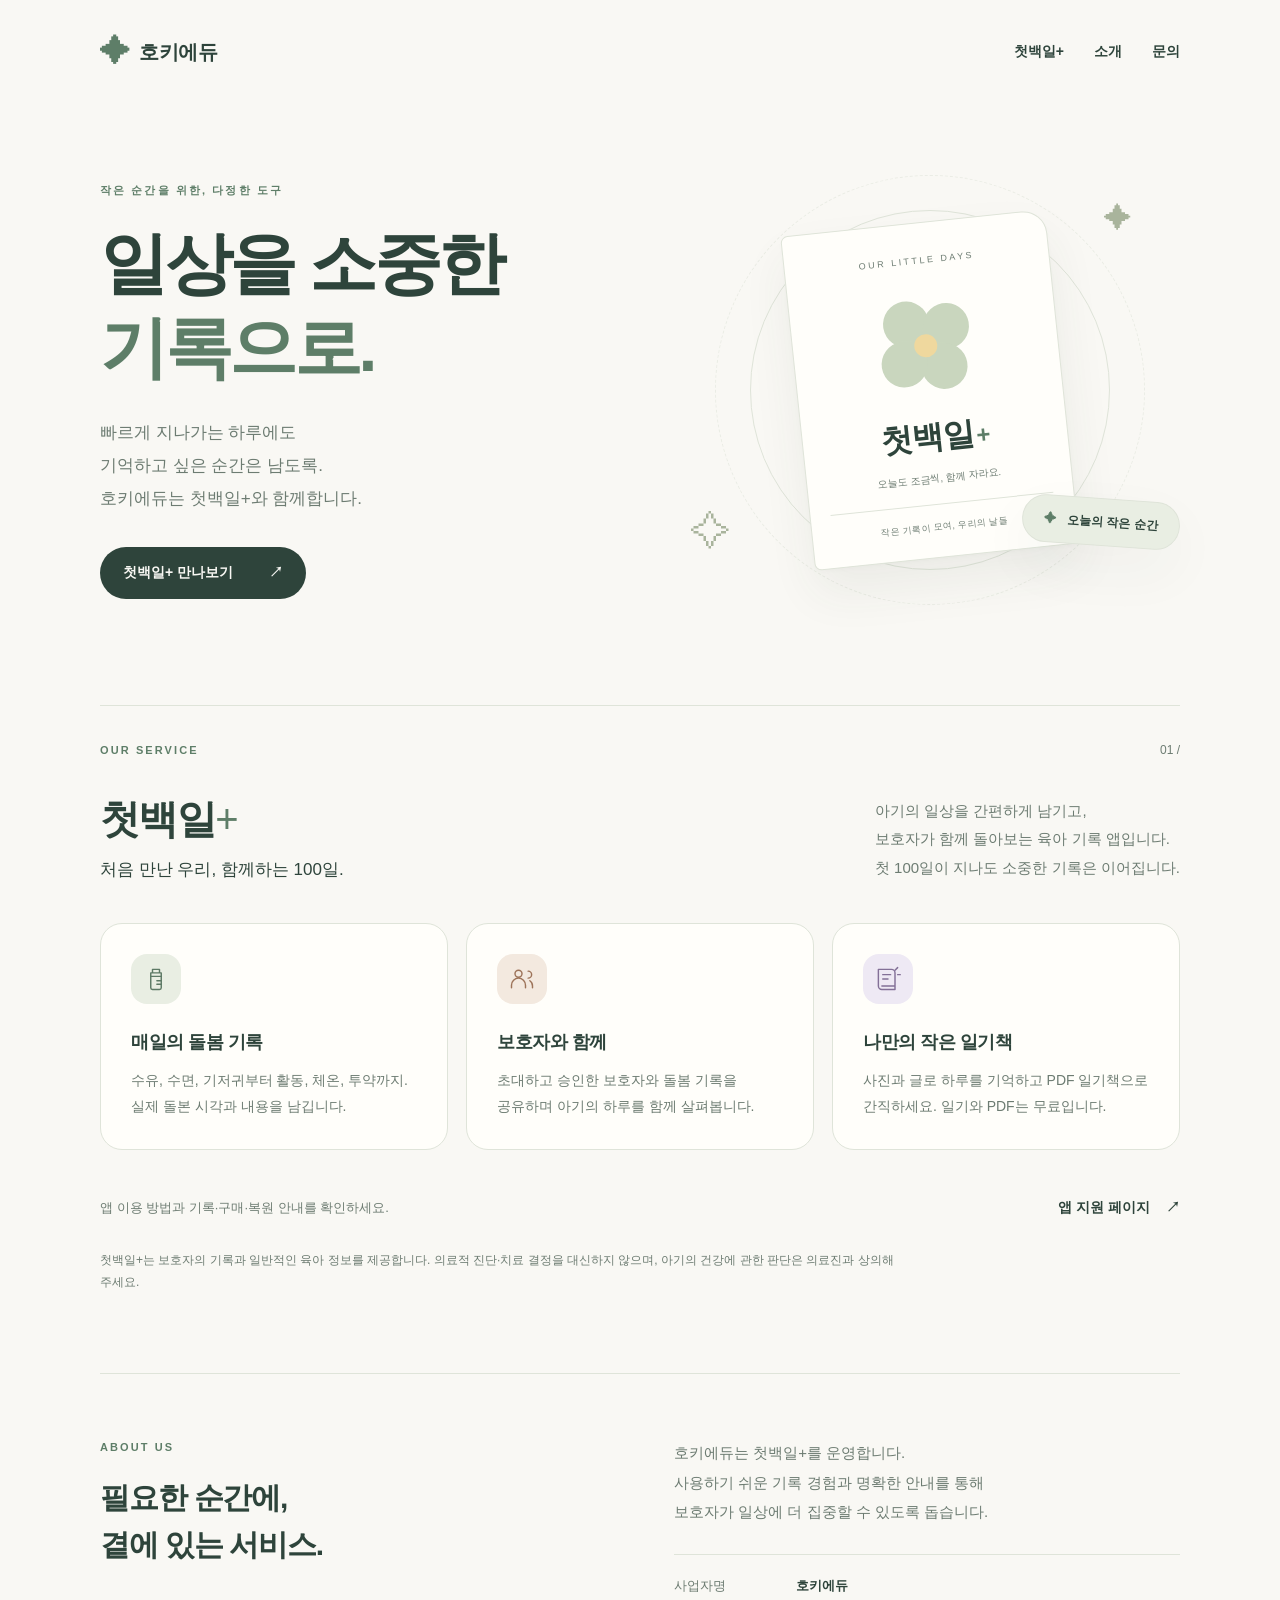
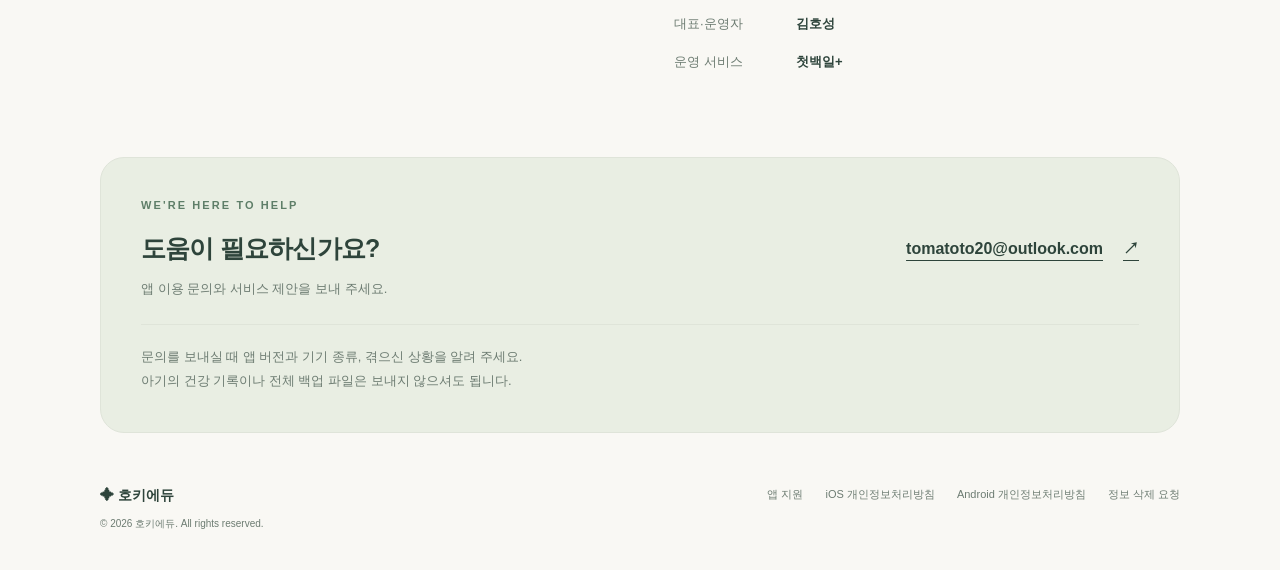
<file: company/index.html>
<!doctype html>
<html lang="ko">
<head>
  <meta charset="utf-8">
  <meta name="viewport" content="width=device-width, initial-scale=1">
  <meta name="color-scheme" content="light dark">
  <meta name="google-site-verification" content="yAAdH5NBVRzXxlBRuycot5TpCKfjpN39YxGTJvX8KTc">
  <meta name="description" content="호키에듀 공식 웹사이트. 첫백일+ 앱 소개, 이용 안내와 고객 지원을 확인하세요.">
  <meta name="referrer" content="strict-origin-when-cross-origin">
  <title>호키에듀 · 일상을 소중한 기록으로</title>
  <link rel="stylesheet" href="site.css">
</head>
<body>
  <a class="skip-link" href="#main">본문으로 바로 가기</a>
  <header class="site-header wrap">
    <a class="wordmark" href="./" aria-label="호키에듀 홈"><span class="brand-symbol" aria-hidden="true">✦</span> 호키에듀</a>
    <nav aria-label="주요 메뉴"><a href="#service">첫백일+</a><a href="#about">소개</a><a href="#contact">문의</a></nav>
  </header>
  <main id="main">
    <section class="hero wrap" aria-labelledby="hero-title">
      <div class="hero-copy">
        <p class="eyebrow">작은 순간을 위한, 다정한 도구</p>
        <h1 id="hero-title">일상을 소중한<br><span>기록으로.</span></h1>
        <p class="lead">빠르게 지나가는 하루에도<br>기억하고 싶은 순간은 남도록.<br>호키에듀는 첫백일+와 함께합니다.</p>
        <a class="button primary" href="#service">첫백일+ 만나보기 <span aria-hidden="true">↗</span></a>
      </div>
      <div class="hero-art" aria-hidden="true">
        <div class="orbit orbit-one"></div><div class="orbit orbit-two"></div>
        <span class="art-star star-one">✦</span><span class="art-star star-two">✧</span>
        <div class="memory-card">
          <span class="card-overline">OUR LITTLE DAYS</span>
          <div class="flower"><i></i><i></i><i></i><i></i><b></b></div>
          <span class="card-title">첫백일<span>+</span></span>
          <span class="card-caption">오늘도 조금씩, 함께 자라요.</span>
          <span class="card-bottom">작은 기록이 모여, 우리의 날들</span>
        </div>
        <div class="floating-note"><span>✦</span> 오늘의 작은 순간</div>
      </div>
    </section>

    <section id="service" class="service wrap" aria-labelledby="service-title">
      <div class="section-heading"><p class="eyebrow">OUR SERVICE</p><p class="section-index" aria-hidden="true">01 /</p></div>
      <div class="service-intro"><div><h2 id="service-title">첫백일<span class="plus">+</span></h2><p class="service-subtitle">처음 만난 우리,<br class="mobile-only"> 함께하는 100일.</p></div><p>아기의 일상을 간편하게 남기고,<br>보호자가 함께 돌아보는 육아 기록 앱입니다.<br>첫 100일이 지나도 소중한 기록은 이어집니다.</p></div>
      <div class="features">
        <article class="feature"><span class="feature-icon sage" aria-hidden="true"><svg viewBox="0 0 32 32" fill="none"><path d="M12 9V5h8v4M10 9h12v17a2 2 0 0 1-2 2h-8a2 2 0 0 1-2-2V9Z"/><path d="M10 13h12M17 18h5M17 22h5"/></svg></span><h3>매일의 돌봄 기록</h3><p>수유, 수면, 기저귀부터 활동, 체온, 투약까지. 실제 돌본 시각과 내용을 남깁니다.</p></article>
        <article class="feature"><span class="feature-icon peach" aria-hidden="true"><svg viewBox="0 0 32 32" fill="none"><circle cx="12" cy="10" r="4"/><path d="M4 26v-3a8 8 0 0 1 16 0v3M23 7a4 4 0 0 1 0 8M25 18a7 7 0 0 1 3 6v2"/></svg></span><h3>보호자와 함께</h3><p>초대하고 승인한 보호자와 돌봄 기록을 공유하며 아기의 하루를 함께 살펴봅니다.</p></article>
        <article class="feature"><span class="feature-icon lavender" aria-hidden="true"><svg viewBox="0 0 32 32" fill="none"><path d="M5 5h15a4 4 0 0 1 4 4v19H9a4 4 0 0 1-4-4V5ZM9 24h15M10 11h9M10 16h6"/><path d="m24 6 3-3M27 11h3"/></svg></span><h3>나만의 작은 일기책</h3><p>사진과 글로 하루를 기억하고 PDF 일기책으로 간직하세요. 일기와 PDF는 무료입니다.</p></article>
      </div>
      <div class="service-bottom"><p>앱 이용 방법과 기록·구매·복원 안내를 확인하세요.</p><a class="text-link" href="../support.html">앱 지원 페이지 <span aria-hidden="true">↗</span></a></div>
      <p class="care-note">첫백일+는 보호자의 기록과 일반적인 육아 정보를 제공합니다. 의료적 진단·치료 결정을 대신하지 않으며, 아기의 건강에 관한 판단은 의료진과 상의해 주세요.</p>
    </section>

    <section id="about" class="about wrap" aria-labelledby="about-title">
      <div><p class="eyebrow">ABOUT US</p><h2 id="about-title">필요한 순간에,<br>곁에 있는 서비스.</h2></div>
      <div class="about-copy"><p>호키에듀는 첫백일+를 운영합니다.<br>사용하기 쉬운 기록 경험과 명확한 안내를 통해<br class="desktop-only"> 보호자가 일상에 더 집중할 수 있도록 돕습니다.</p><dl><div><dt>사업자명</dt><dd>호키에듀</dd></div><div><dt>대표·운영자</dt><dd>김호성</dd></div><div><dt>운영 서비스</dt><dd>첫백일+</dd></div></dl></div>
    </section>

    <section id="contact" class="contact wrap" aria-labelledby="contact-title"><div><p class="eyebrow">WE'RE HERE TO HELP</p><h2 id="contact-title">도움이 필요하신가요?</h2><p>앱 이용 문의와 서비스 제안을 보내 주세요.</p></div><a class="email-link" href="mailto:tomatoto20@outlook.com">tomatoto20@outlook.com <span aria-hidden="true">↗</span></a><p class="contact-note">문의를 보내실 때 앱 버전과 기기 종류, 겪으신 상황을 알려 주세요.<br>아기의 건강 기록이나 전체 백업 파일은 보내지 않으셔도 됩니다.</p></section>
  </main>
  <footer class="site-footer wrap"><div><span class="footer-brand">✦ 호키에듀</span><p>© 2026 호키에듀. All rights reserved.</p></div><nav aria-label="서비스 안내"><a href="../support.html">앱 지원</a><a href="../index.html">iOS 개인정보처리방침</a><a href="../android.html">Android 개인정보처리방침</a><a href="../delete-data.html">정보 삭제 요청</a></nav></footer>
</body>
</html>
</file>
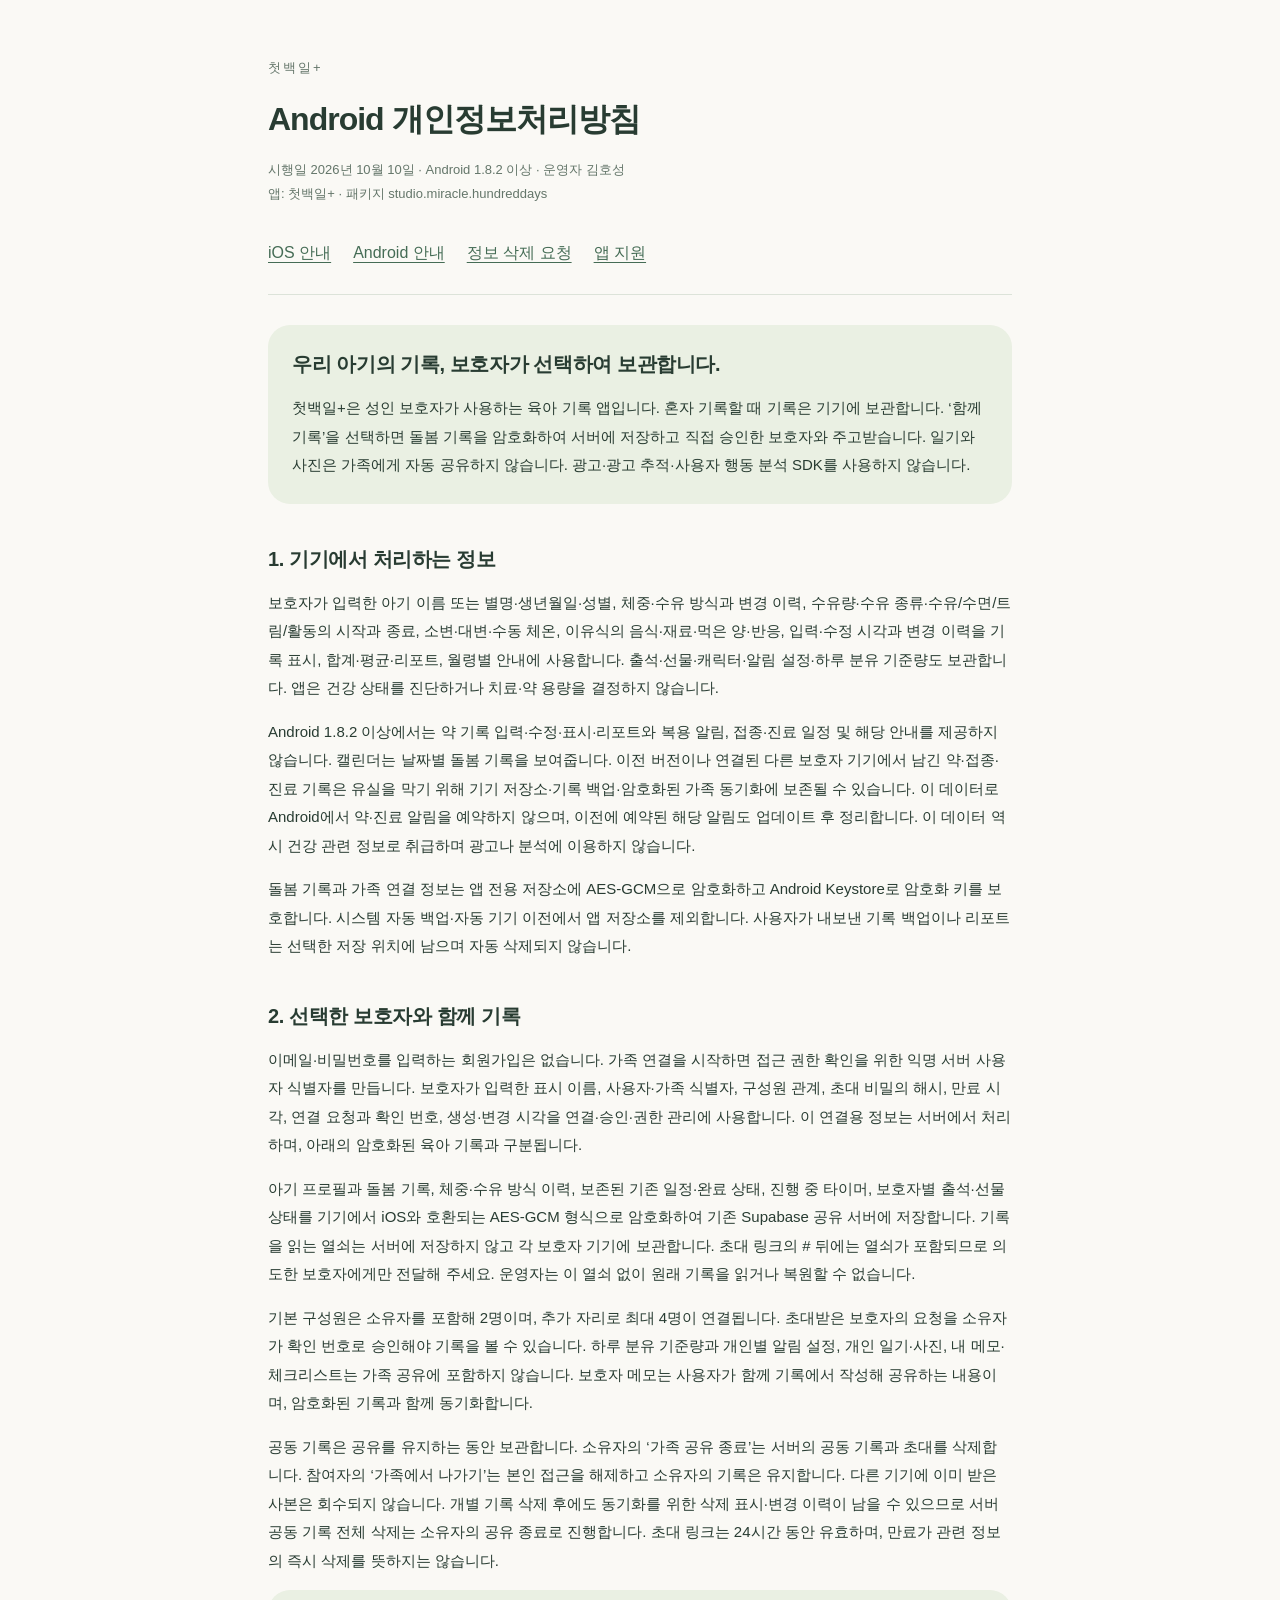
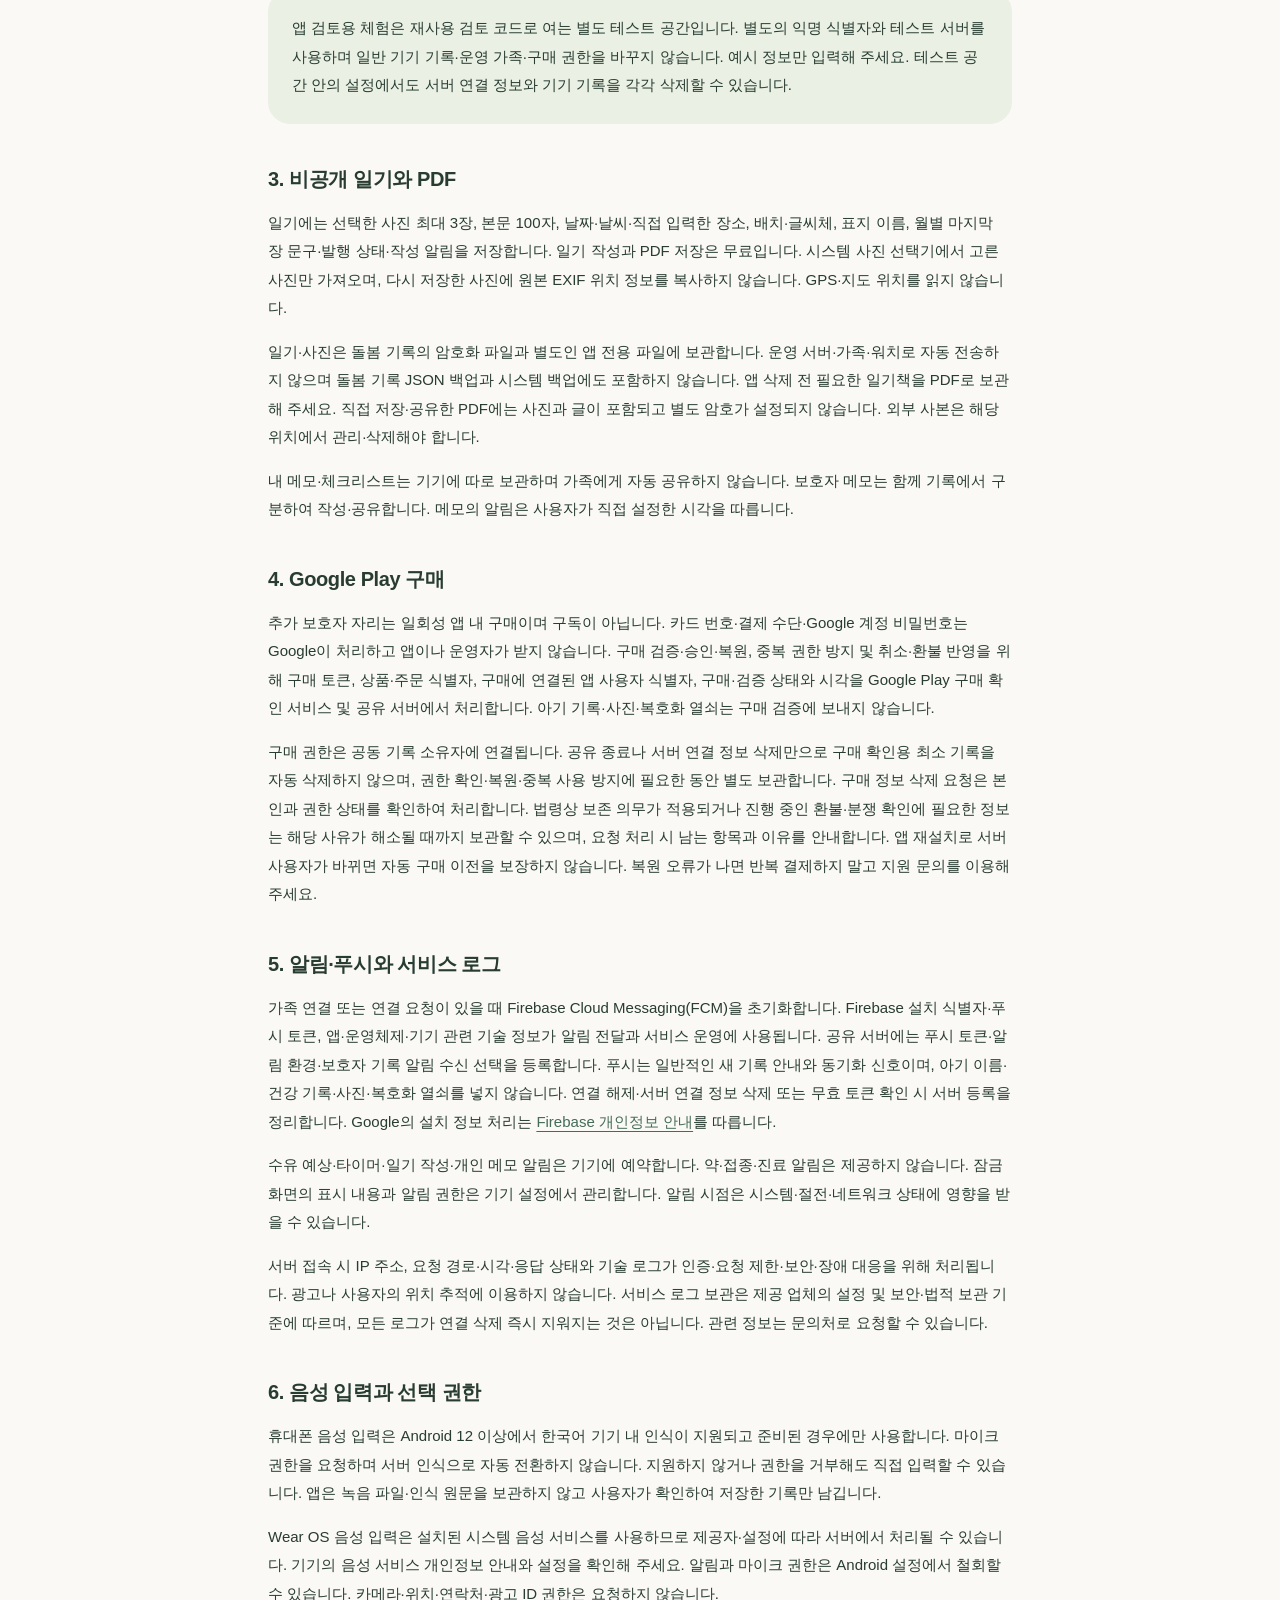
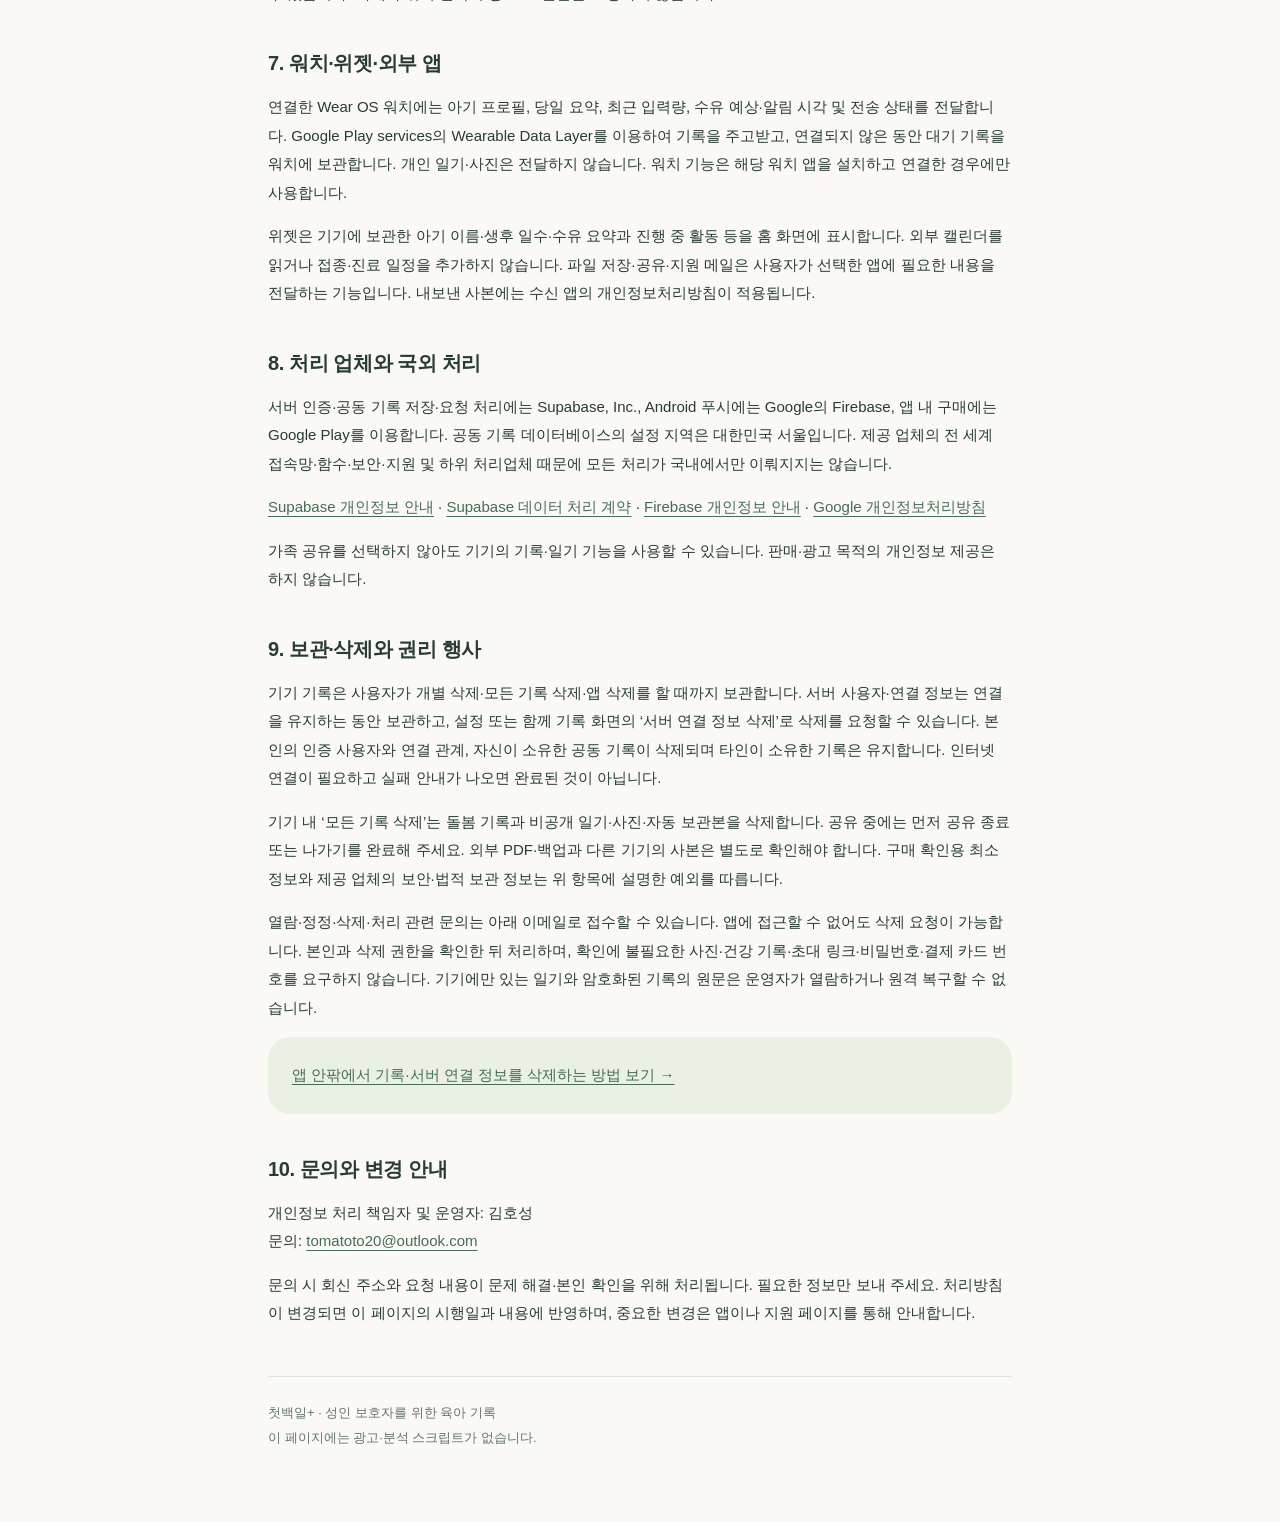
<file: android.html>
<!doctype html>
<html lang="ko"><head><meta charset="utf-8"><meta name="viewport" content="width=device-width,initial-scale=1"><meta name="referrer" content="no-referrer"><title>Android 개인정보처리방침 · 첫백일+</title><link rel="stylesheet" href="policy.css"></head>
<body><header><span class="eyebrow">첫백일+</span><h1>Android 개인정보처리방침</h1><p class="meta">시행일 2026년 10월 10일 · Android 1.8.2 이상 · 운영자 김호성<br>앱: 첫백일+ · 패키지 studio.miracle.hundreddays</p><nav aria-label="안내"><a href="index.html">iOS 안내</a><a href="android.html" aria-current="page">Android 안내</a><a href="delete-data.html">정보 삭제 요청</a><a href="support.html">앱 지원</a></nav></header>
<main><div class="intro"><h2>우리 아기의 기록, 보호자가 선택하여 보관합니다.</h2><p>첫백일+은 성인 보호자가 사용하는 육아 기록 앱입니다. 혼자 기록할 때 기록은 기기에 보관합니다. ‘함께 기록’을 선택하면 돌봄 기록을 암호화하여 서버에 저장하고 직접 승인한 보호자와 주고받습니다. 일기와 사진은 가족에게 자동 공유하지 않습니다. 광고·광고 추적·사용자 행동 분석 SDK를 사용하지 않습니다.</p></div>
<h2>1. 기기에서 처리하는 정보</h2><p>보호자가 입력한 아기 이름 또는 별명·생년월일·성별, 체중·수유 방식과 변경 이력, 수유량·수유 종류·수유/수면/트림/활동의 시작과 종료, 소변·대변·수동 체온, 이유식의 음식·재료·먹은 양·반응, 입력·수정 시각과 변경 이력을 기록 표시, 합계·평균·리포트, 월령별 안내에 사용합니다. 출석·선물·캐릭터·알림 설정·하루 분유 기준량도 보관합니다. 앱은 건강 상태를 진단하거나 치료·약 용량을 결정하지 않습니다.</p><p>Android 1.8.2 이상에서는 약 기록 입력·수정·표시·리포트와 복용 알림, 접종·진료 일정 및 해당 안내를 제공하지 않습니다. 캘린더는 날짜별 돌봄 기록을 보여줍니다. 이전 버전이나 연결된 다른 보호자 기기에서 남긴 약·접종·진료 기록은 유실을 막기 위해 기기 저장소·기록 백업·암호화된 가족 동기화에 보존될 수 있습니다. 이 데이터로 Android에서 약·진료 알림을 예약하지 않으며, 이전에 예약된 해당 알림도 업데이트 후 정리합니다. 이 데이터 역시 건강 관련 정보로 취급하며 광고나 분석에 이용하지 않습니다.</p><p>돌봄 기록과 가족 연결 정보는 앱 전용 저장소에 AES-GCM으로 암호화하고 Android Keystore로 암호화 키를 보호합니다. 시스템 자동 백업·자동 기기 이전에서 앱 저장소를 제외합니다. 사용자가 내보낸 기록 백업이나 리포트는 선택한 저장 위치에 남으며 자동 삭제되지 않습니다.</p>
<h2>2. 선택한 보호자와 함께 기록</h2><p>이메일·비밀번호를 입력하는 회원가입은 없습니다. 가족 연결을 시작하면 접근 권한 확인을 위한 익명 서버 사용자 식별자를 만듭니다. 보호자가 입력한 표시 이름, 사용자·가족 식별자, 구성원 관계, 초대 비밀의 해시, 만료 시각, 연결 요청과 확인 번호, 생성·변경 시각을 연결·승인·권한 관리에 사용합니다. 이 연결용 정보는 서버에서 처리하며, 아래의 암호화된 육아 기록과 구분됩니다.</p><p>아기 프로필과 돌봄 기록, 체중·수유 방식 이력, 보존된 기존 일정·완료 상태, 진행 중 타이머, 보호자별 출석·선물 상태를 기기에서 iOS와 호환되는 AES-GCM 형식으로 암호화하여 기존 Supabase 공유 서버에 저장합니다. 기록을 읽는 열쇠는 서버에 저장하지 않고 각 보호자 기기에 보관합니다. 초대 링크의 # 뒤에는 열쇠가 포함되므로 의도한 보호자에게만 전달해 주세요. 운영자는 이 열쇠 없이 원래 기록을 읽거나 복원할 수 없습니다.</p><p>기본 구성원은 소유자를 포함해 2명이며, 추가 자리로 최대 4명이 연결됩니다. 초대받은 보호자의 요청을 소유자가 확인 번호로 승인해야 기록을 볼 수 있습니다. 하루 분유 기준량과 개인별 알림 설정, 개인 일기·사진, 내 메모·체크리스트는 가족 공유에 포함하지 않습니다. 보호자 메모는 사용자가 함께 기록에서 작성해 공유하는 내용이며, 암호화된 기록과 함께 동기화합니다.</p><p>공동 기록은 공유를 유지하는 동안 보관합니다. 소유자의 ‘가족 공유 종료’는 서버의 공동 기록과 초대를 삭제합니다. 참여자의 ‘가족에서 나가기’는 본인 접근을 해제하고 소유자의 기록은 유지합니다. 다른 기기에 이미 받은 사본은 회수되지 않습니다. 개별 기록 삭제 후에도 동기화를 위한 삭제 표시·변경 이력이 남을 수 있으므로 서버 공동 기록 전체 삭제는 소유자의 공유 종료로 진행합니다. 초대 링크는 24시간 동안 유효하며, 만료가 관련 정보의 즉시 삭제를 뜻하지는 않습니다.</p>
<p class="callout">앱 검토용 체험은 재사용 검토 코드로 여는 별도 테스트 공간입니다. 별도의 익명 식별자와 테스트 서버를 사용하며 일반 기기 기록·운영 가족·구매 권한을 바꾸지 않습니다. 예시 정보만 입력해 주세요. 테스트 공간 안의 설정에서도 서버 연결 정보와 기기 기록을 각각 삭제할 수 있습니다.</p>
<h2>3. 비공개 일기와 PDF</h2><p>일기에는 선택한 사진 최대 3장, 본문 100자, 날짜·날씨·직접 입력한 장소, 배치·글씨체, 표지 이름, 월별 마지막 장 문구·발행 상태·작성 알림을 저장합니다. 일기 작성과 PDF 저장은 무료입니다. 시스템 사진 선택기에서 고른 사진만 가져오며, 다시 저장한 사진에 원본 EXIF 위치 정보를 복사하지 않습니다. GPS·지도 위치를 읽지 않습니다.</p><p>일기·사진은 돌봄 기록의 암호화 파일과 별도인 앱 전용 파일에 보관합니다. 운영 서버·가족·워치로 자동 전송하지 않으며 돌봄 기록 JSON 백업과 시스템 백업에도 포함하지 않습니다. 앱 삭제 전 필요한 일기책을 PDF로 보관해 주세요. 직접 저장·공유한 PDF에는 사진과 글이 포함되고 별도 암호가 설정되지 않습니다. 외부 사본은 해당 위치에서 관리·삭제해야 합니다.</p>
<p>내 메모·체크리스트는 기기에 따로 보관하며 가족에게 자동 공유하지 않습니다. 보호자 메모는 함께 기록에서 구분하여 작성·공유합니다. 메모의 알림은 사용자가 직접 설정한 시각을 따릅니다.</p>
<h2>4. Google Play 구매</h2><p>추가 보호자 자리는 일회성 앱 내 구매이며 구독이 아닙니다. 카드 번호·결제 수단·Google 계정 비밀번호는 Google이 처리하고 앱이나 운영자가 받지 않습니다. 구매 검증·승인·복원, 중복 권한 방지 및 취소·환불 반영을 위해 구매 토큰, 상품·주문 식별자, 구매에 연결된 앱 사용자 식별자, 구매·검증 상태와 시각을 Google Play 구매 확인 서비스 및 공유 서버에서 처리합니다. 아기 기록·사진·복호화 열쇠는 구매 검증에 보내지 않습니다.</p><p>구매 권한은 공동 기록 소유자에 연결됩니다. 공유 종료나 서버 연결 정보 삭제만으로 구매 확인용 최소 기록을 자동 삭제하지 않으며, 권한 확인·복원·중복 사용 방지에 필요한 동안 별도 보관합니다. 구매 정보 삭제 요청은 본인과 권한 상태를 확인하여 처리합니다. 법령상 보존 의무가 적용되거나 진행 중인 환불·분쟁 확인에 필요한 정보는 해당 사유가 해소될 때까지 보관할 수 있으며, 요청 처리 시 남는 항목과 이유를 안내합니다. 앱 재설치로 서버 사용자가 바뀌면 자동 구매 이전을 보장하지 않습니다. 복원 오류가 나면 반복 결제하지 말고 지원 문의를 이용해 주세요.</p>
<h2>5. 알림·푸시와 서비스 로그</h2><p>가족 연결 또는 연결 요청이 있을 때 Firebase Cloud Messaging(FCM)을 초기화합니다. Firebase 설치 식별자·푸시 토큰, 앱·운영체제·기기 관련 기술 정보가 알림 전달과 서비스 운영에 사용됩니다. 공유 서버에는 푸시 토큰·알림 환경·보호자 기록 알림 수신 선택을 등록합니다. 푸시는 일반적인 새 기록 안내와 동기화 신호이며, 아기 이름·건강 기록·사진·복호화 열쇠를 넣지 않습니다. 연결 해제·서버 연결 정보 삭제 또는 무효 토큰 확인 시 서버 등록을 정리합니다. Google의 설치 정보 처리는 <a href="https://firebase.google.com/support/privacy" rel="noreferrer">Firebase 개인정보 안내</a>를 따릅니다.</p><p>수유 예상·타이머·일기 작성·개인 메모 알림은 기기에 예약합니다. 약·접종·진료 알림은 제공하지 않습니다. 잠금 화면의 표시 내용과 알림 권한은 기기 설정에서 관리합니다. 알림 시점은 시스템·절전·네트워크 상태에 영향을 받을 수 있습니다.</p><p>서버 접속 시 IP 주소, 요청 경로·시각·응답 상태와 기술 로그가 인증·요청 제한·보안·장애 대응을 위해 처리됩니다. 광고나 사용자의 위치 추적에 이용하지 않습니다. 서비스 로그 보관은 제공 업체의 설정 및 보안·법적 보관 기준에 따르며, 모든 로그가 연결 삭제 즉시 지워지는 것은 아닙니다. 관련 정보는 문의처로 요청할 수 있습니다.</p>
<h2>6. 음성 입력과 선택 권한</h2><p>휴대폰 음성 입력은 Android 12 이상에서 한국어 기기 내 인식이 지원되고 준비된 경우에만 사용합니다. 마이크 권한을 요청하며 서버 인식으로 자동 전환하지 않습니다. 지원하지 않거나 권한을 거부해도 직접 입력할 수 있습니다. 앱은 녹음 파일·인식 원문을 보관하지 않고 사용자가 확인하여 저장한 기록만 남깁니다.</p><p>Wear OS 음성 입력은 설치된 시스템 음성 서비스를 사용하므로 제공자·설정에 따라 서버에서 처리될 수 있습니다. 기기의 음성 서비스 개인정보 안내와 설정을 확인해 주세요. 알림과 마이크 권한은 Android 설정에서 철회할 수 있습니다. 카메라·위치·연락처·광고 ID 권한은 요청하지 않습니다.</p>
<h2>7. 워치·위젯·외부 앱</h2><p>연결한 Wear OS 워치에는 아기 프로필, 당일 요약, 최근 입력량, 수유 예상·알림 시각 및 전송 상태를 전달합니다. Google Play services의 Wearable Data Layer를 이용하여 기록을 주고받고, 연결되지 않은 동안 대기 기록을 워치에 보관합니다. 개인 일기·사진은 전달하지 않습니다. 워치 기능은 해당 워치 앱을 설치하고 연결한 경우에만 사용합니다.</p><p>위젯은 기기에 보관한 아기 이름·생후 일수·수유 요약과 진행 중 활동 등을 홈 화면에 표시합니다. 외부 캘린더를 읽거나 접종·진료 일정을 추가하지 않습니다. 파일 저장·공유·지원 메일은 사용자가 선택한 앱에 필요한 내용을 전달하는 기능입니다. 내보낸 사본에는 수신 앱의 개인정보처리방침이 적용됩니다.</p>
<h2>8. 처리 업체와 국외 처리</h2><p>서버 인증·공동 기록 저장·요청 처리에는 Supabase, Inc., Android 푸시에는 Google의 Firebase, 앱 내 구매에는 Google Play를 이용합니다. 공동 기록 데이터베이스의 설정 지역은 대한민국 서울입니다. 제공 업체의 전 세계 접속망·함수·보안·지원 및 하위 처리업체 때문에 모든 처리가 국내에서만 이뤄지지는 않습니다.</p><p><a href="https://supabase.com/privacy" rel="noreferrer">Supabase 개인정보 안내</a> · <a href="https://supabase.com/legal/customer-resources/data-processing-addendum" rel="noreferrer">Supabase 데이터 처리 계약</a> · <a href="https://firebase.google.com/support/privacy" rel="noreferrer">Firebase 개인정보 안내</a> · <a href="https://policies.google.com/privacy" rel="noreferrer">Google 개인정보처리방침</a></p><p>가족 공유를 선택하지 않아도 기기의 기록·일기 기능을 사용할 수 있습니다. 판매·광고 목적의 개인정보 제공은 하지 않습니다.</p>
<h2>9. 보관·삭제와 권리 행사</h2><p>기기 기록은 사용자가 개별 삭제·모든 기록 삭제·앱 삭제를 할 때까지 보관합니다. 서버 사용자·연결 정보는 연결을 유지하는 동안 보관하고, 설정 또는 함께 기록 화면의 ‘서버 연결 정보 삭제’로 삭제를 요청할 수 있습니다. 본인의 인증 사용자와 연결 관계, 자신이 소유한 공동 기록이 삭제되며 타인이 소유한 기록은 유지합니다. 인터넷 연결이 필요하고 실패 안내가 나오면 완료된 것이 아닙니다.</p><p>기기 내 ‘모든 기록 삭제’는 돌봄 기록과 비공개 일기·사진·자동 보관본을 삭제합니다. 공유 중에는 먼저 공유 종료 또는 나가기를 완료해 주세요. 외부 PDF·백업과 다른 기기의 사본은 별도로 확인해야 합니다. 구매 확인용 최소 정보와 제공 업체의 보안·법적 보관 정보는 위 항목에 설명한 예외를 따릅니다.</p><p>열람·정정·삭제·처리 관련 문의는 아래 이메일로 접수할 수 있습니다. 앱에 접근할 수 없어도 삭제 요청이 가능합니다. 본인과 삭제 권한을 확인한 뒤 처리하며, 확인에 불필요한 사진·건강 기록·초대 링크·비밀번호·결제 카드 번호를 요구하지 않습니다. 기기에만 있는 일기와 암호화된 기록의 원문은 운영자가 열람하거나 원격 복구할 수 없습니다.</p><p class="callout"><a href="delete-data.html">앱 안팎에서 기록·서버 연결 정보를 삭제하는 방법 보기 →</a></p>
<h2>10. 문의와 변경 안내</h2><p>개인정보 처리 책임자 및 운영자: 김호성<br>문의: <a href="mailto:tomatoto20@outlook.com">tomatoto20@outlook.com</a></p><p>문의 시 회신 주소와 요청 내용이 문제 해결·본인 확인을 위해 처리됩니다. 필요한 정보만 보내 주세요. 처리방침이 변경되면 이 페이지의 시행일과 내용에 반영하며, 중요한 변경은 앱이나 지원 페이지를 통해 안내합니다.</p></main><footer>첫백일+ · 성인 보호자를 위한 육아 기록<br>이 페이지에는 광고·분석 스크립트가 없습니다.</footer></body></html>
</file>
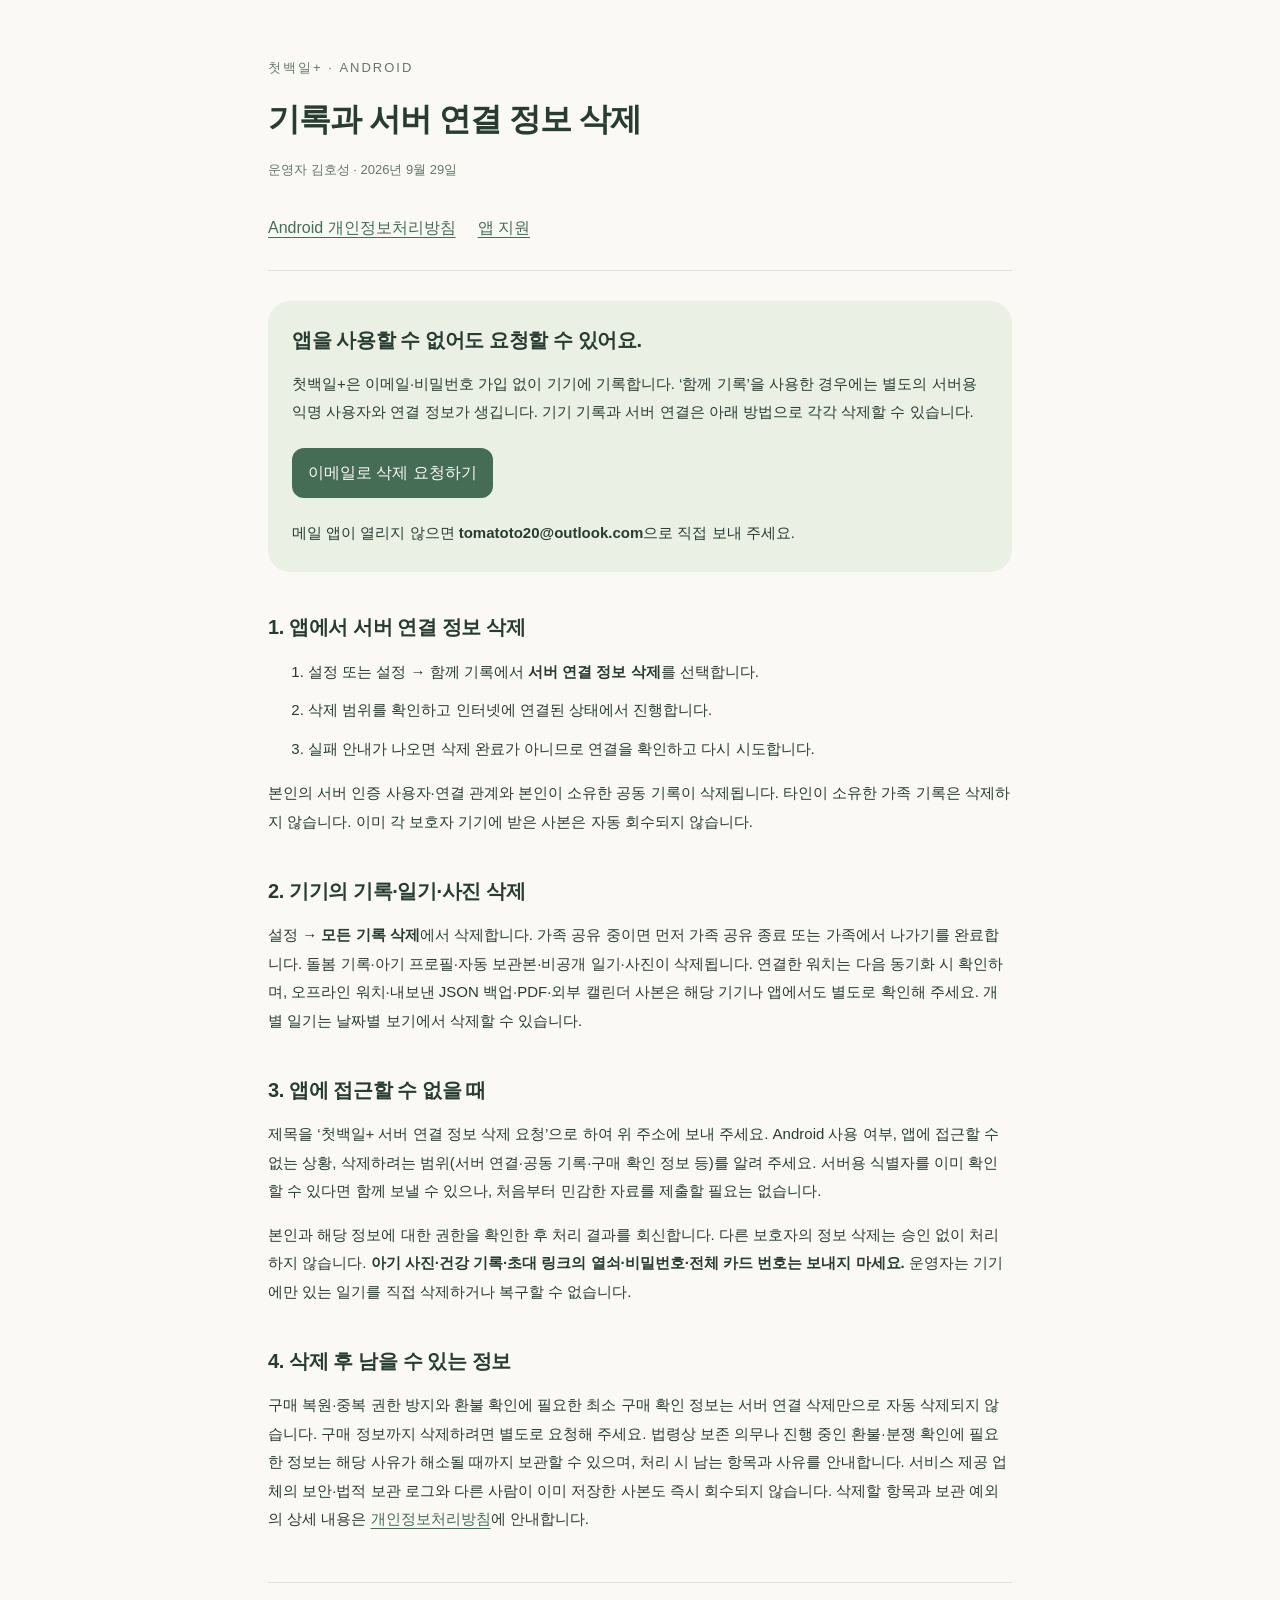
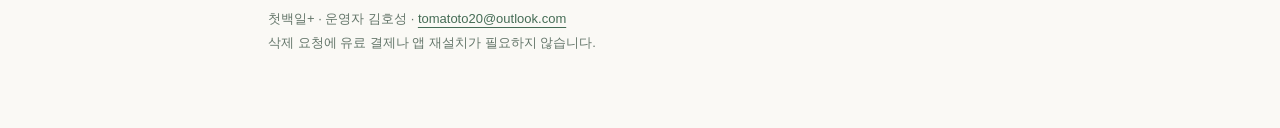
<file: delete-data.html>
<!doctype html><html lang="ko"><head><meta charset="utf-8"><meta name="viewport" content="width=device-width,initial-scale=1"><meta name="referrer" content="no-referrer"><title>기록·서버 연결 정보 삭제 · 첫백일+</title><link rel="stylesheet" href="policy.css"></head><body><header><span class="eyebrow">첫백일+ · ANDROID</span><h1>기록과 서버 연결 정보 삭제</h1><p class="meta">운영자 김호성 · 2026년 9월 29일</p><nav aria-label="안내"><a href="android.html">Android 개인정보처리방침</a><a href="support.html">앱 지원</a></nav></header><main>
<div class="intro"><h2>앱을 사용할 수 없어도 요청할 수 있어요.</h2><p>첫백일+은 이메일·비밀번호 가입 없이 기기에 기록합니다. ‘함께 기록’을 사용한 경우에는 별도의 서버용 익명 사용자와 연결 정보가 생깁니다. 기기 기록과 서버 연결은 아래 방법으로 각각 삭제할 수 있습니다.</p><a class="button" href="mailto:tomatoto20@outlook.com?subject=%EC%B2%AB%EB%B0%B1%EC%9D%BC%2B%20%EC%84%9C%EB%B2%84%20%EC%97%B0%EA%B2%B0%20%EC%A0%95%EB%B3%B4%20%EC%82%AD%EC%A0%9C%20%EC%9A%94%EC%B2%AD">이메일로 삭제 요청하기</a><p>메일 앱이 열리지 않으면 <strong>tomatoto20@outlook.com</strong>으로 직접 보내 주세요.</p></div>
<h2>1. 앱에서 서버 연결 정보 삭제</h2><ol><li>설정 또는 설정 → 함께 기록에서 <strong>서버 연결 정보 삭제</strong>를 선택합니다.</li><li>삭제 범위를 확인하고 인터넷에 연결된 상태에서 진행합니다.</li><li>실패 안내가 나오면 삭제 완료가 아니므로 연결을 확인하고 다시 시도합니다.</li></ol><p>본인의 서버 인증 사용자·연결 관계와 본인이 소유한 공동 기록이 삭제됩니다. 타인이 소유한 가족 기록은 삭제하지 않습니다. 이미 각 보호자 기기에 받은 사본은 자동 회수되지 않습니다.</p>
<h2>2. 기기의 기록·일기·사진 삭제</h2><p>설정 → <strong>모든 기록 삭제</strong>에서 삭제합니다. 가족 공유 중이면 먼저 가족 공유 종료 또는 가족에서 나가기를 완료합니다. 돌봄 기록·아기 프로필·자동 보관본·비공개 일기·사진이 삭제됩니다. 연결한 워치는 다음 동기화 시 확인하며, 오프라인 워치·내보낸 JSON 백업·PDF·외부 캘린더 사본은 해당 기기나 앱에서도 별도로 확인해 주세요. 개별 일기는 날짜별 보기에서 삭제할 수 있습니다.</p>
<h2>3. 앱에 접근할 수 없을 때</h2><p>제목을 ‘첫백일+ 서버 연결 정보 삭제 요청’으로 하여 위 주소에 보내 주세요. Android 사용 여부, 앱에 접근할 수 없는 상황, 삭제하려는 범위(서버 연결·공동 기록·구매 확인 정보 등)를 알려 주세요. 서버용 식별자를 이미 확인할 수 있다면 함께 보낼 수 있으나, 처음부터 민감한 자료를 제출할 필요는 없습니다.</p><p>본인과 해당 정보에 대한 권한을 확인한 후 처리 결과를 회신합니다. 다른 보호자의 정보 삭제는 승인 없이 처리하지 않습니다. <strong>아기 사진·건강 기록·초대 링크의 열쇠·비밀번호·전체 카드 번호는 보내지 마세요.</strong> 운영자는 기기에만 있는 일기를 직접 삭제하거나 복구할 수 없습니다.</p>
<h2>4. 삭제 후 남을 수 있는 정보</h2><p>구매 복원·중복 권한 방지와 환불 확인에 필요한 최소 구매 확인 정보는 서버 연결 삭제만으로 자동 삭제되지 않습니다. 구매 정보까지 삭제하려면 별도로 요청해 주세요. 법령상 보존 의무나 진행 중인 환불·분쟁 확인에 필요한 정보는 해당 사유가 해소될 때까지 보관할 수 있으며, 처리 시 남는 항목과 사유를 안내합니다. 서비스 제공 업체의 보안·법적 보관 로그와 다른 사람이 이미 저장한 사본도 즉시 회수되지 않습니다. 삭제할 항목과 보관 예외의 상세 내용은 <a href="android.html">개인정보처리방침</a>에 안내합니다.</p>
</main><footer>첫백일+ · 운영자 김호성 · <a href="mailto:tomatoto20@outlook.com">tomatoto20@outlook.com</a><br>삭제 요청에 유료 결제나 앱 재설치가 필요하지 않습니다.</footer></body></html>
</file>
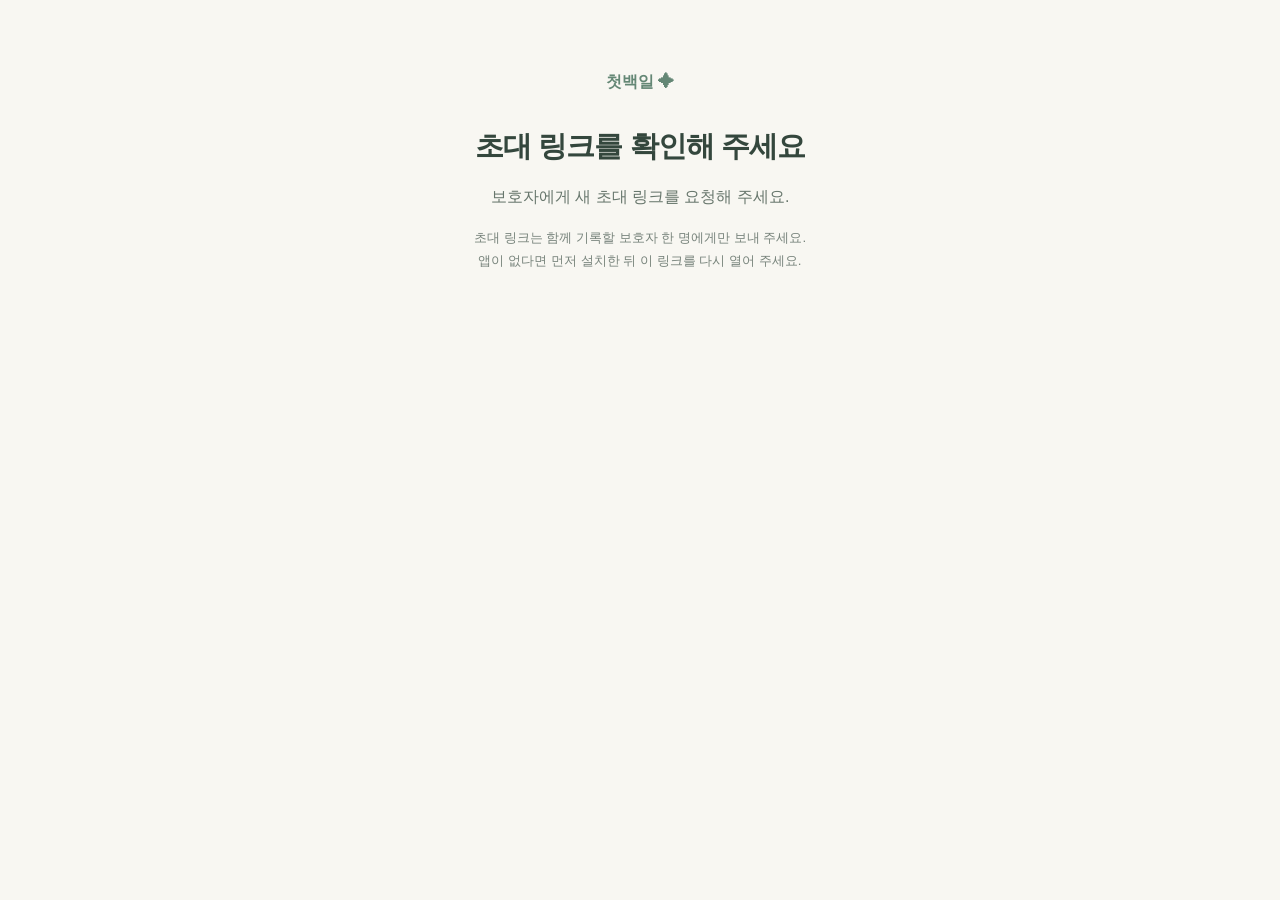
<file: join.html>
<!doctype html>
<html lang="ko"><head><meta charset="utf-8"><meta name="viewport" content="width=device-width,initial-scale=1"><meta name="referrer" content="no-referrer"><meta http-equiv="Content-Security-Policy" content="default-src 'none'; script-src 'unsafe-inline'; style-src 'unsafe-inline'; base-uri 'none'; form-action 'none'"><title>함께 기록 초대 · 첫백일+</title>
<style>body{margin:0;background:#f8f7f2;color:#34473d;font-family:-apple-system,BlinkMacSystemFont,'Apple SD Gothic Neo',sans-serif}main{max-width:430px;margin:auto;padding:72px 28px;text-align:center}.brand{font-weight:700;color:#648775}h1{font-size:29px;letter-spacing:-1px;margin:34px 0 16px}p{line-height:1.75;color:#68776d;font-size:16px}a{display:block;margin:28px 0;padding:18px;background:#648775;color:white;text-decoration:none;border-radius:18px;font-weight:700}small{display:block;line-height:1.7;color:#78847c}a[hidden]{display:none}</style></head>
<body><main><div class="brand">첫백일 ✦</div><h1 id="title">같은 아기의 하루를<br>함께 기록해요</h1><p id="detail">첫백일+ 앱에서 초대를 열어 주세요.<br>상대방의 확인 후 기록이 연결돼요.</p><a id="open" hidden rel="noreferrer">앱에서 초대 열기</a><small>초대 링크는 함께 기록할 보호자 한 명에게만 보내 주세요.<br>앱이 없다면 먼저 설치한 뒤 이 링크를 다시 열어 주세요.</small></main>
<script>
// The fragment is never sent to this static host. No analytics or external script.
const fragment=location.hash.slice(1);
const valid=/^v1\.[0-9a-f]{8}-[0-9a-f]{4}-[0-9a-f]{4}-[0-9a-f]{4}-[0-9a-f]{12}\.[0-9a-f]{64}\.[0-9a-f]{64}$/i.test(fragment);
if(valid){const link=document.getElementById('open');link.href='firstdays://family#'+fragment;link.hidden=false;}
else{document.getElementById('title').textContent='초대 링크를 확인해 주세요';document.getElementById('detail').textContent='보호자에게 새 초대 링크를 요청해 주세요.';}
</script></body></html>
</file>
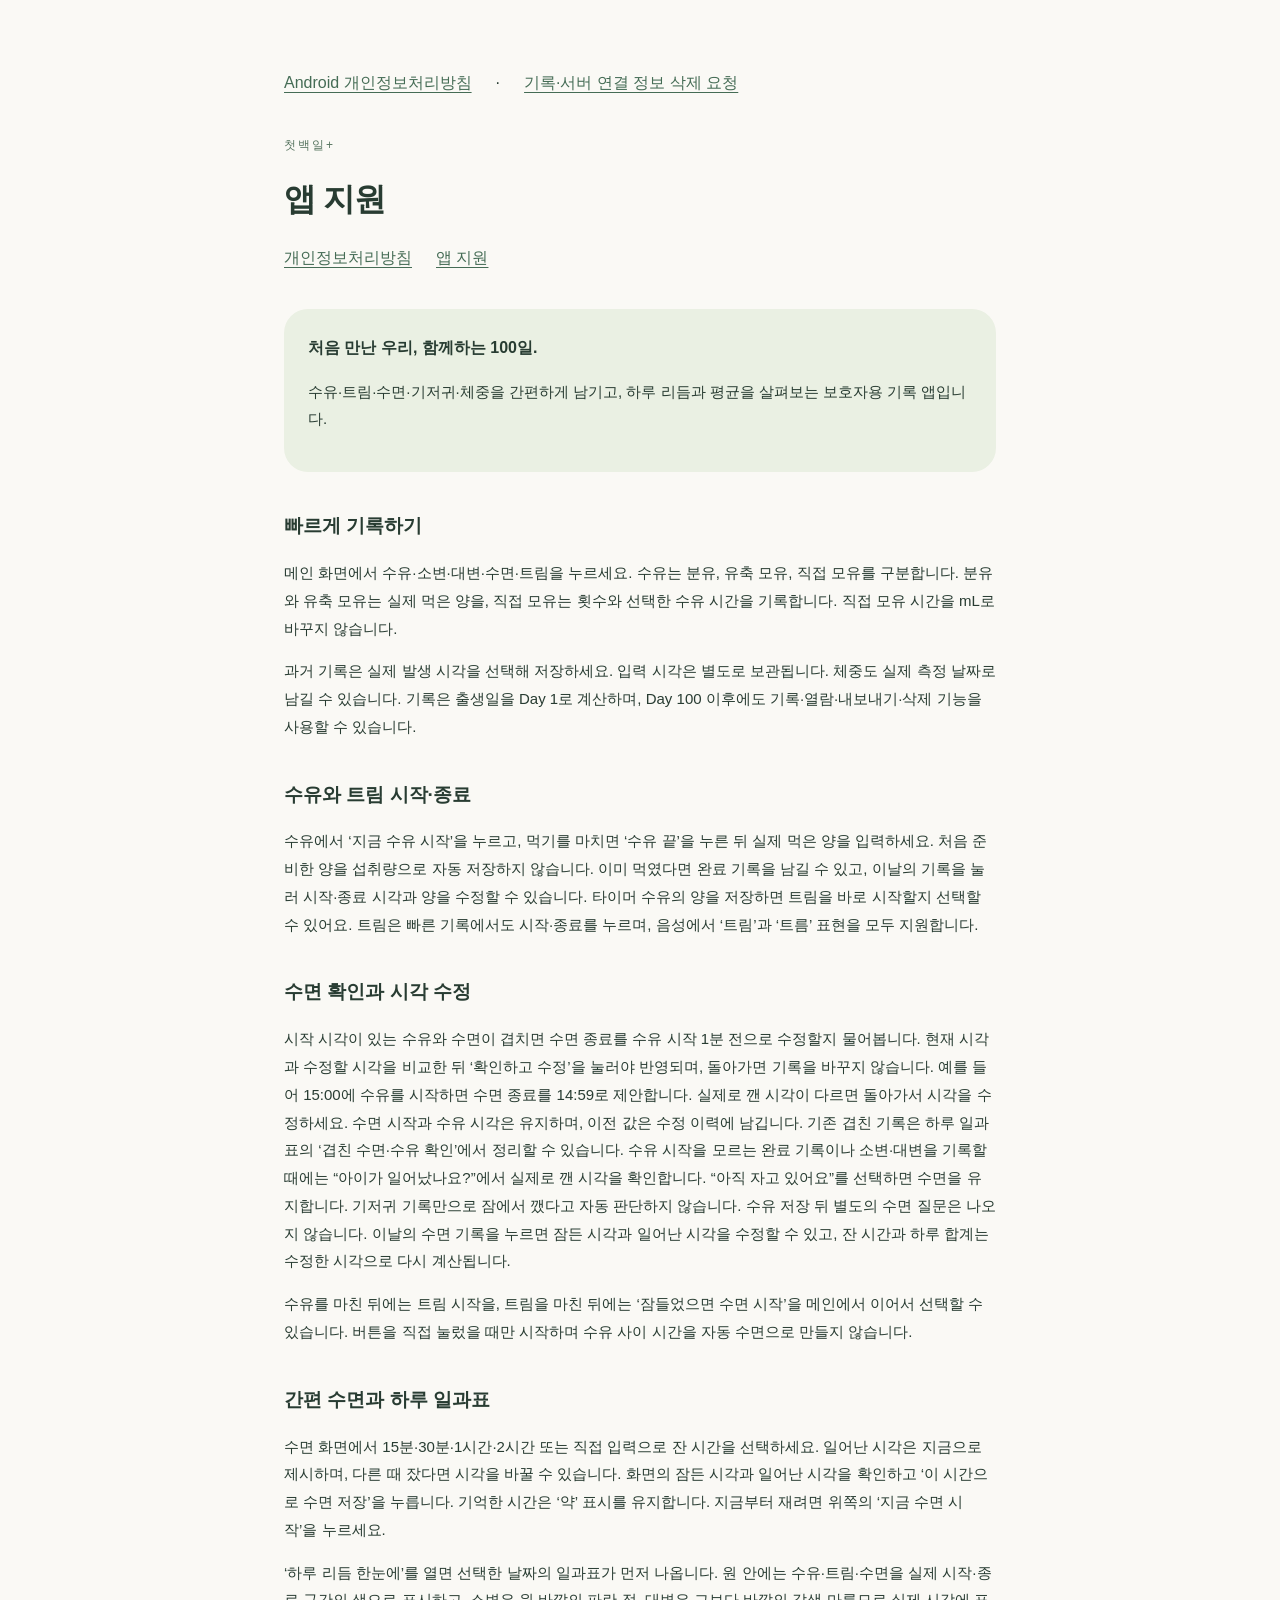
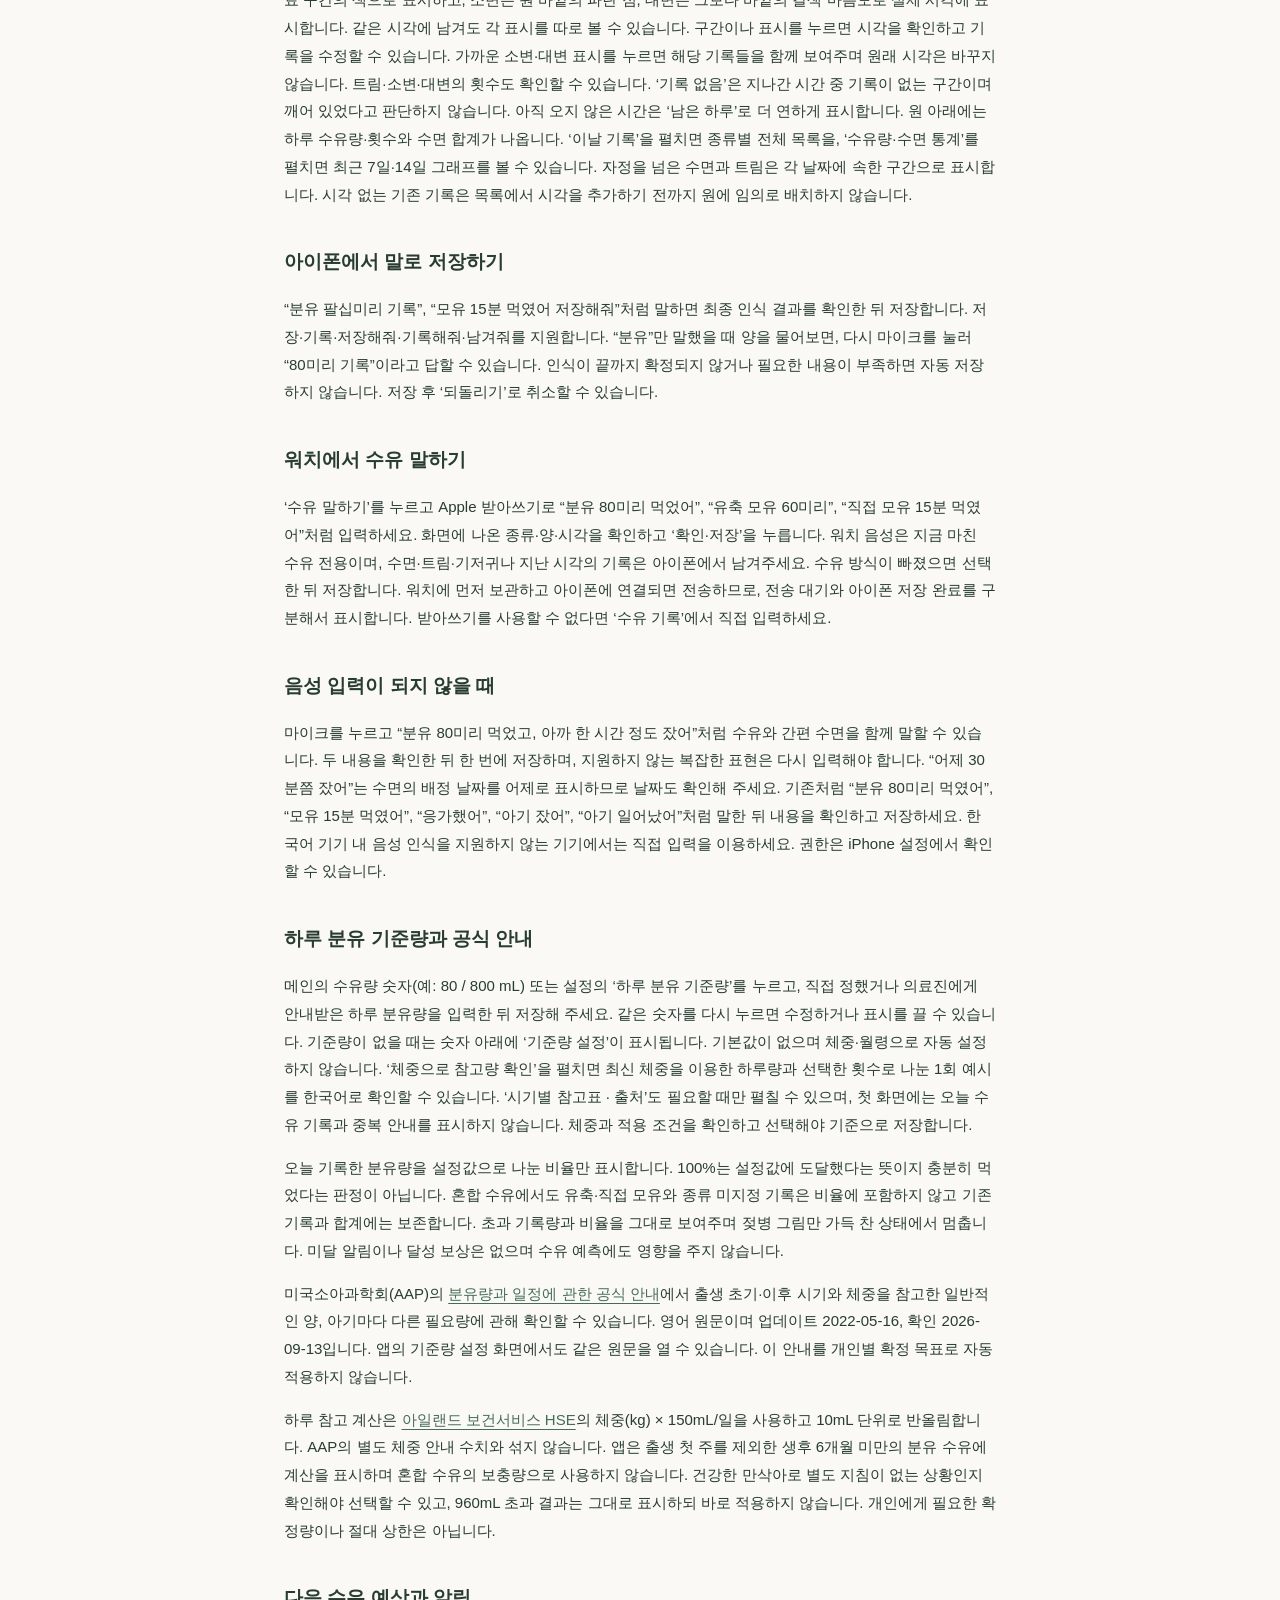
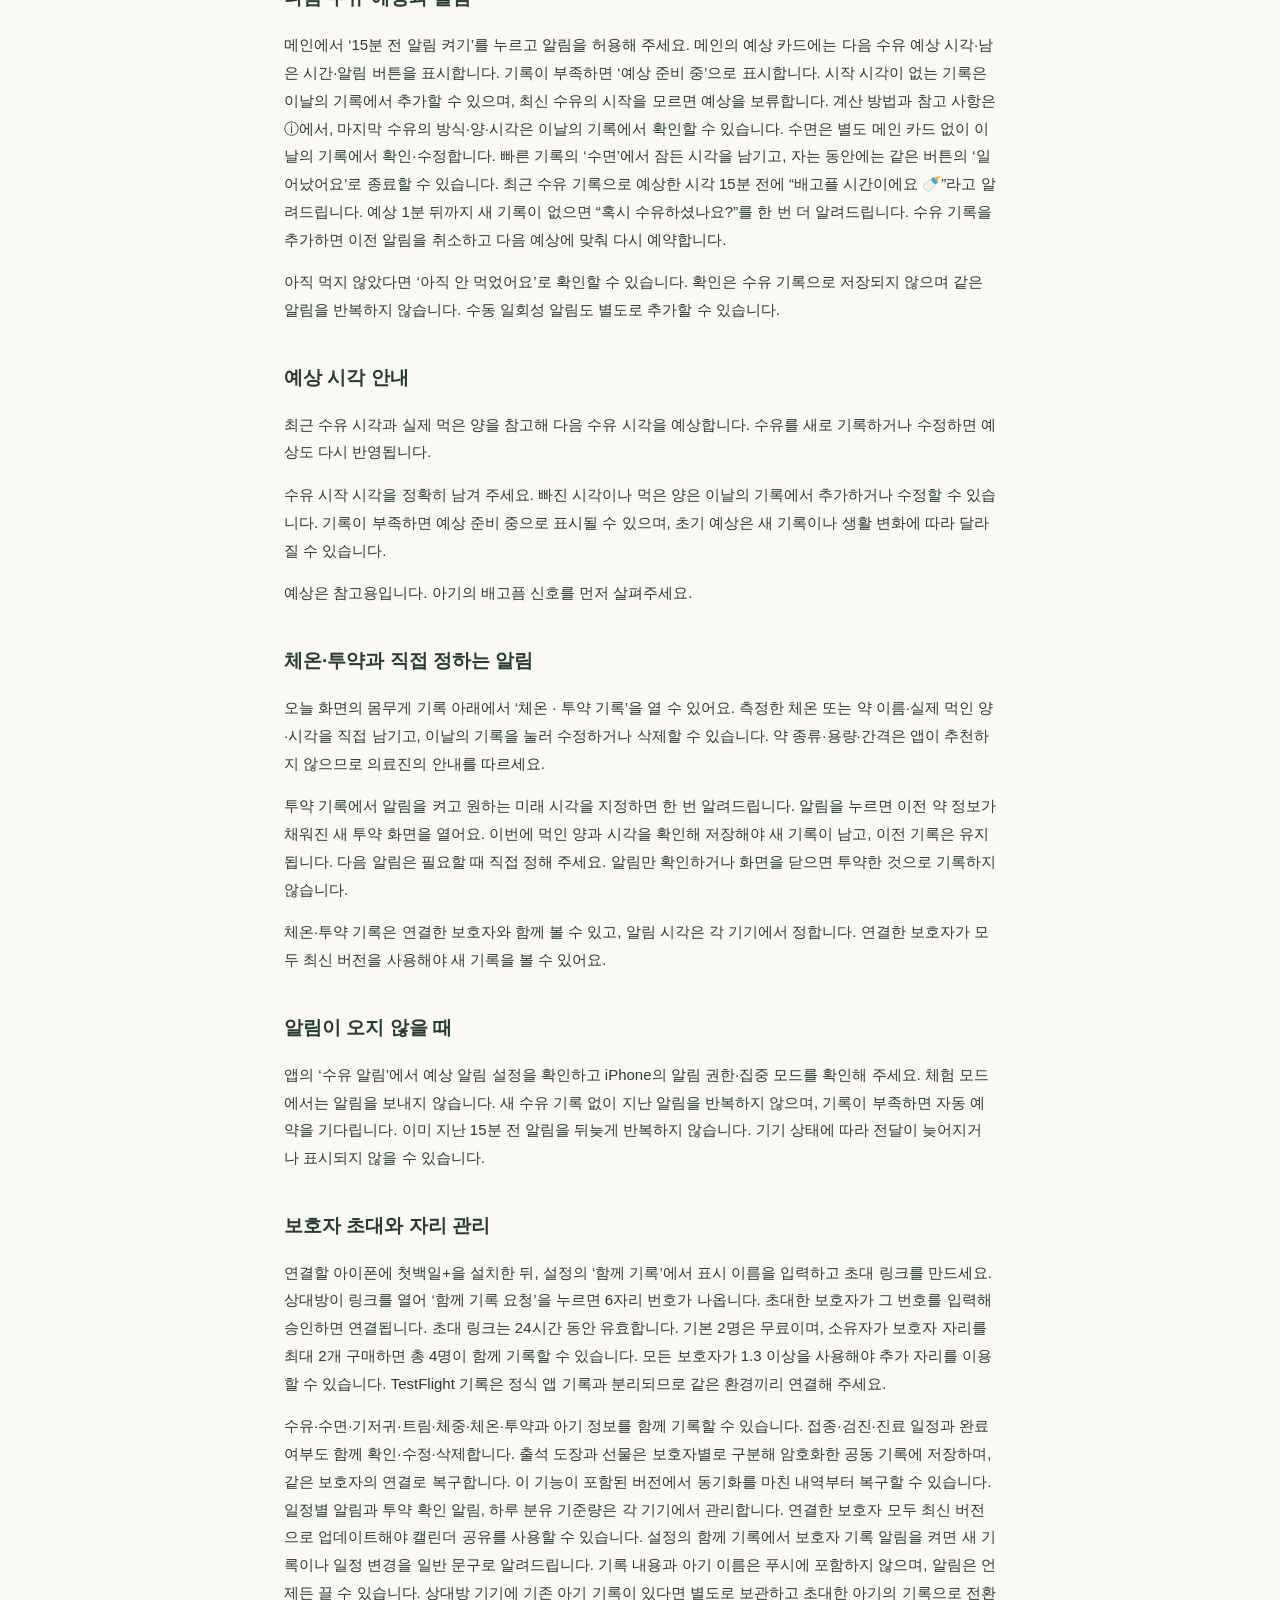
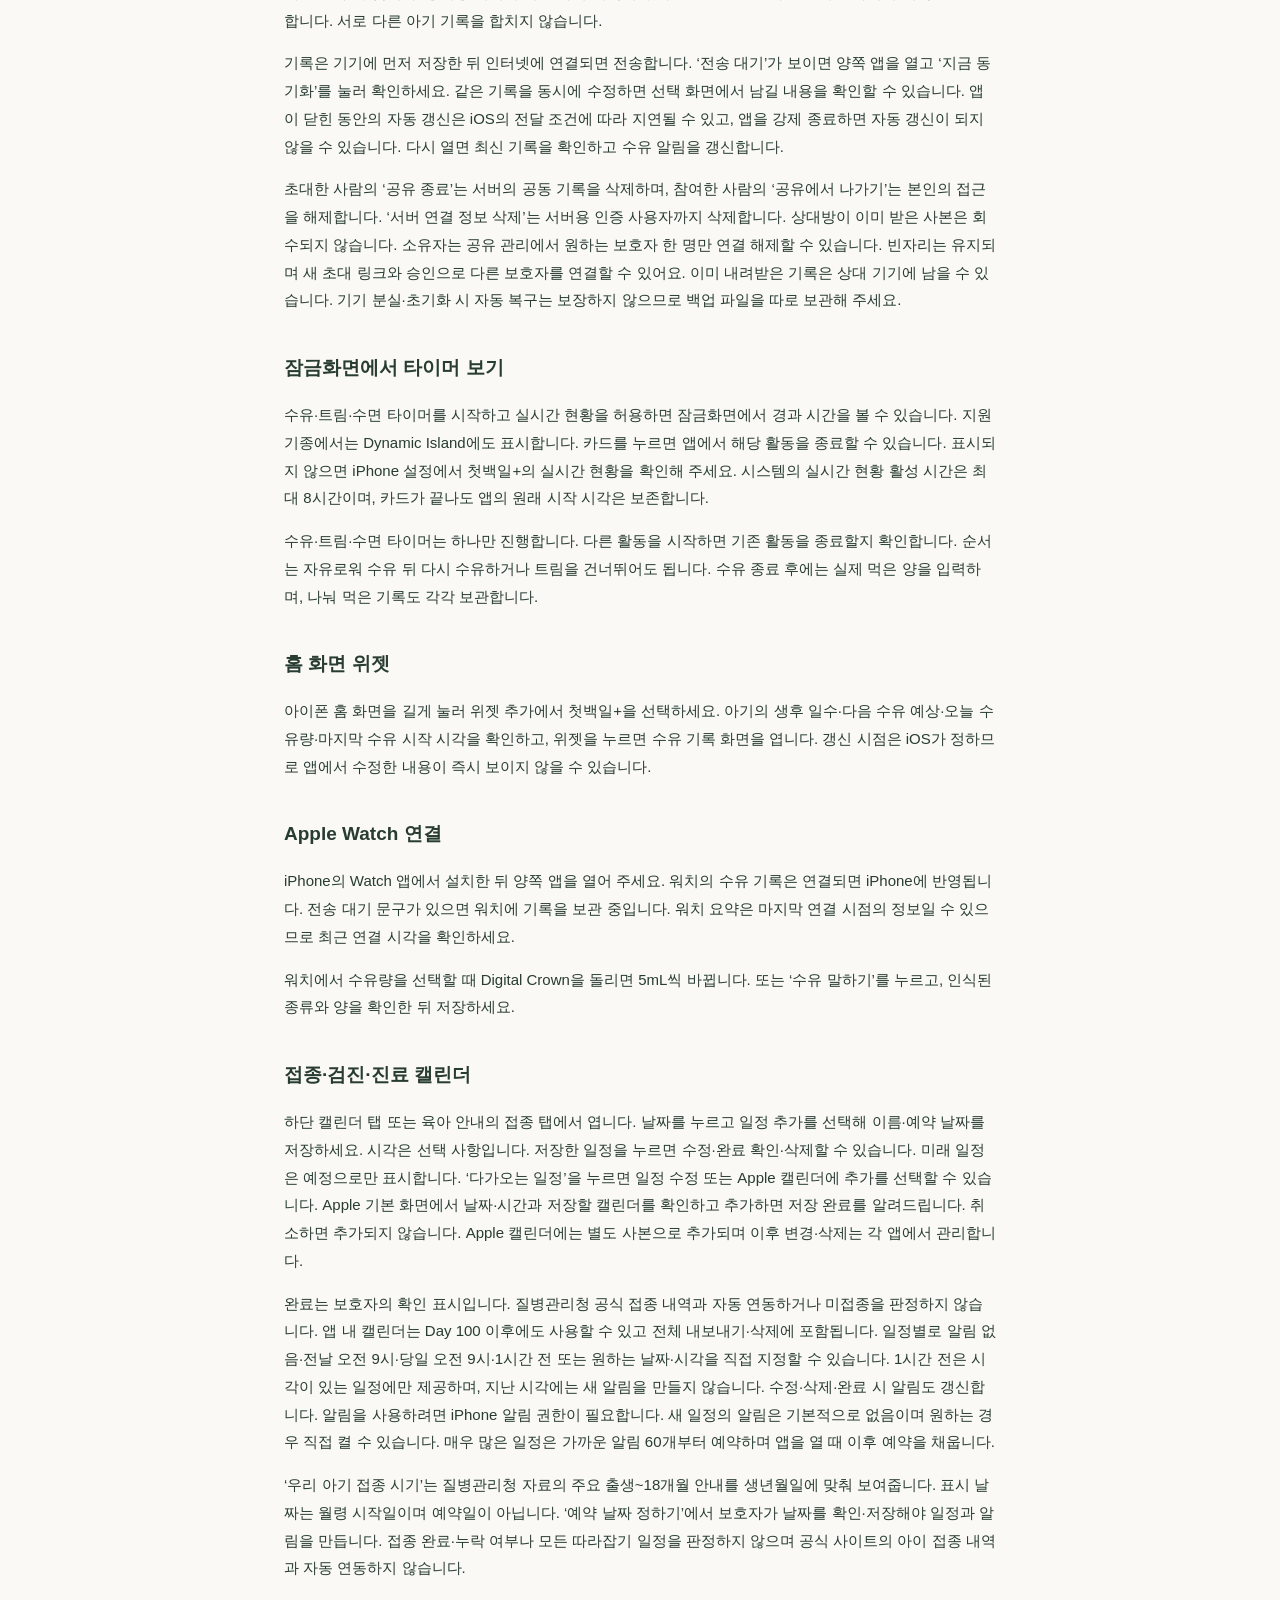
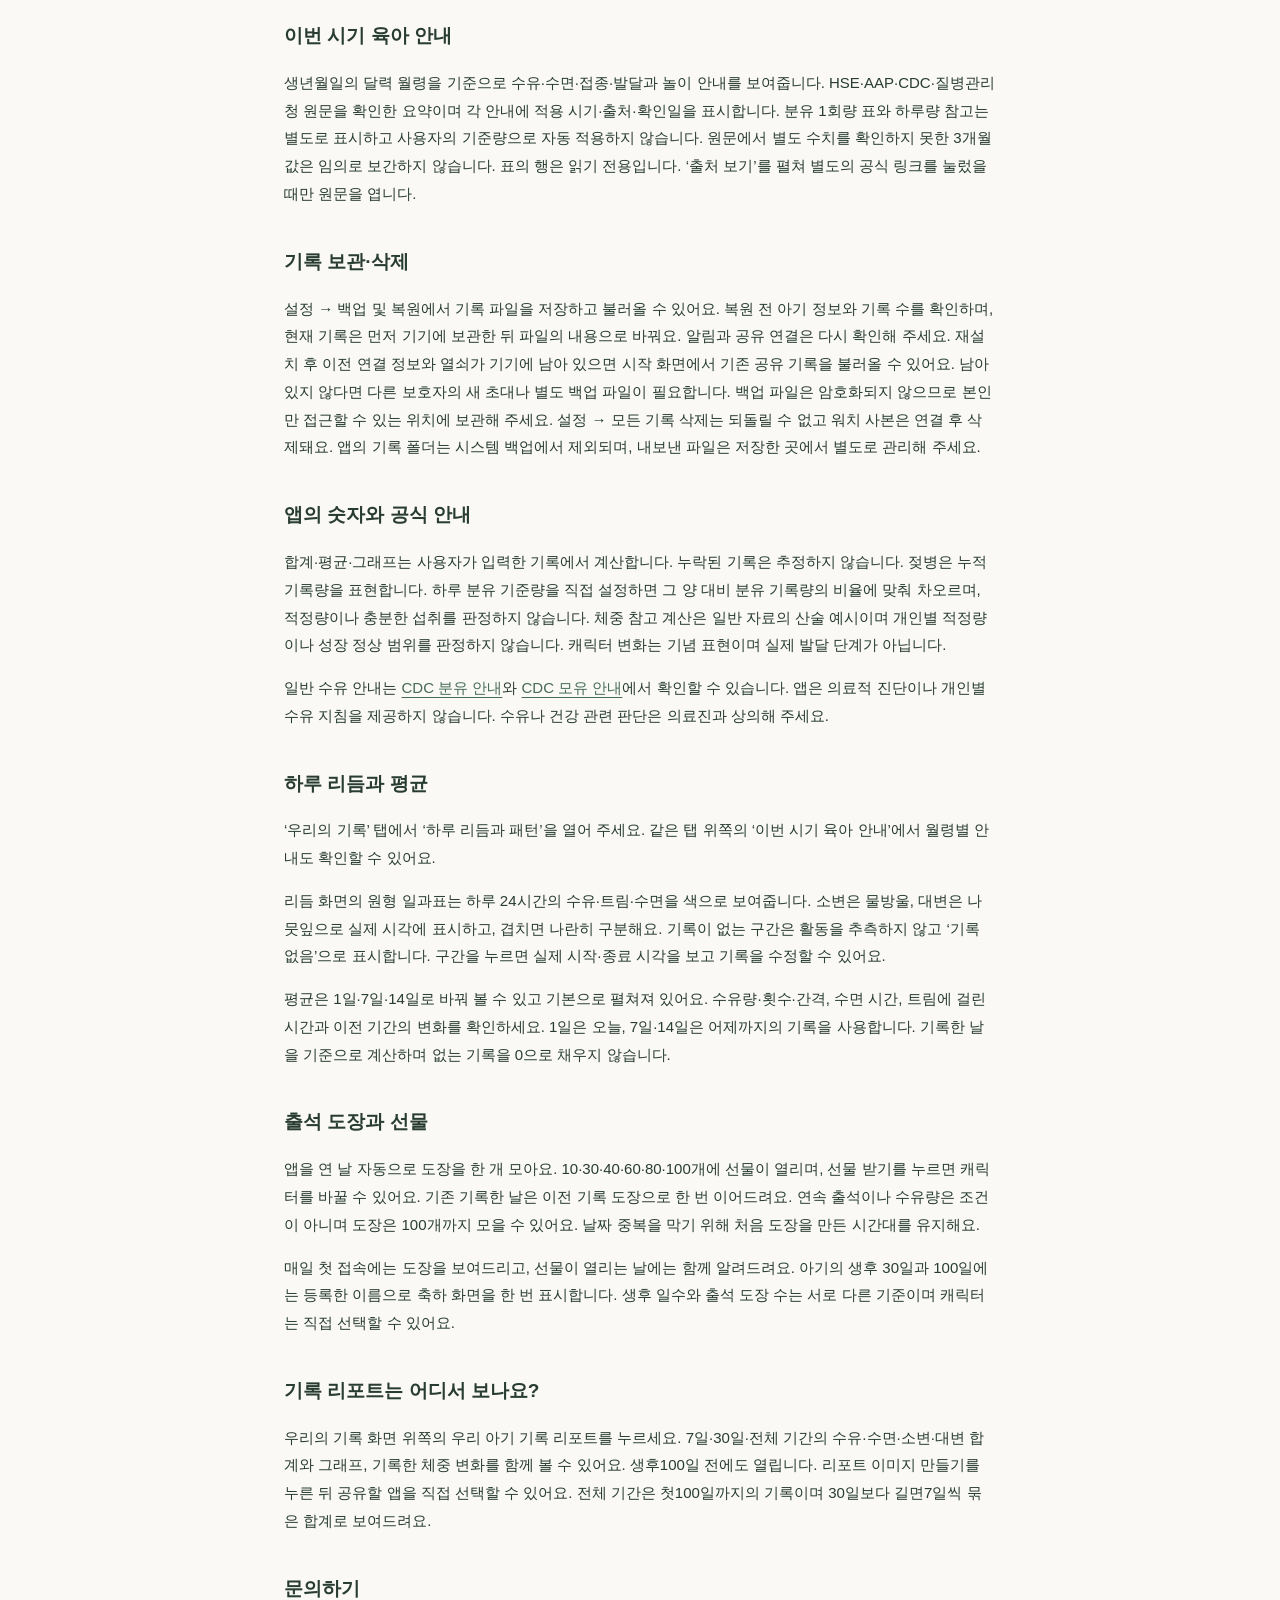
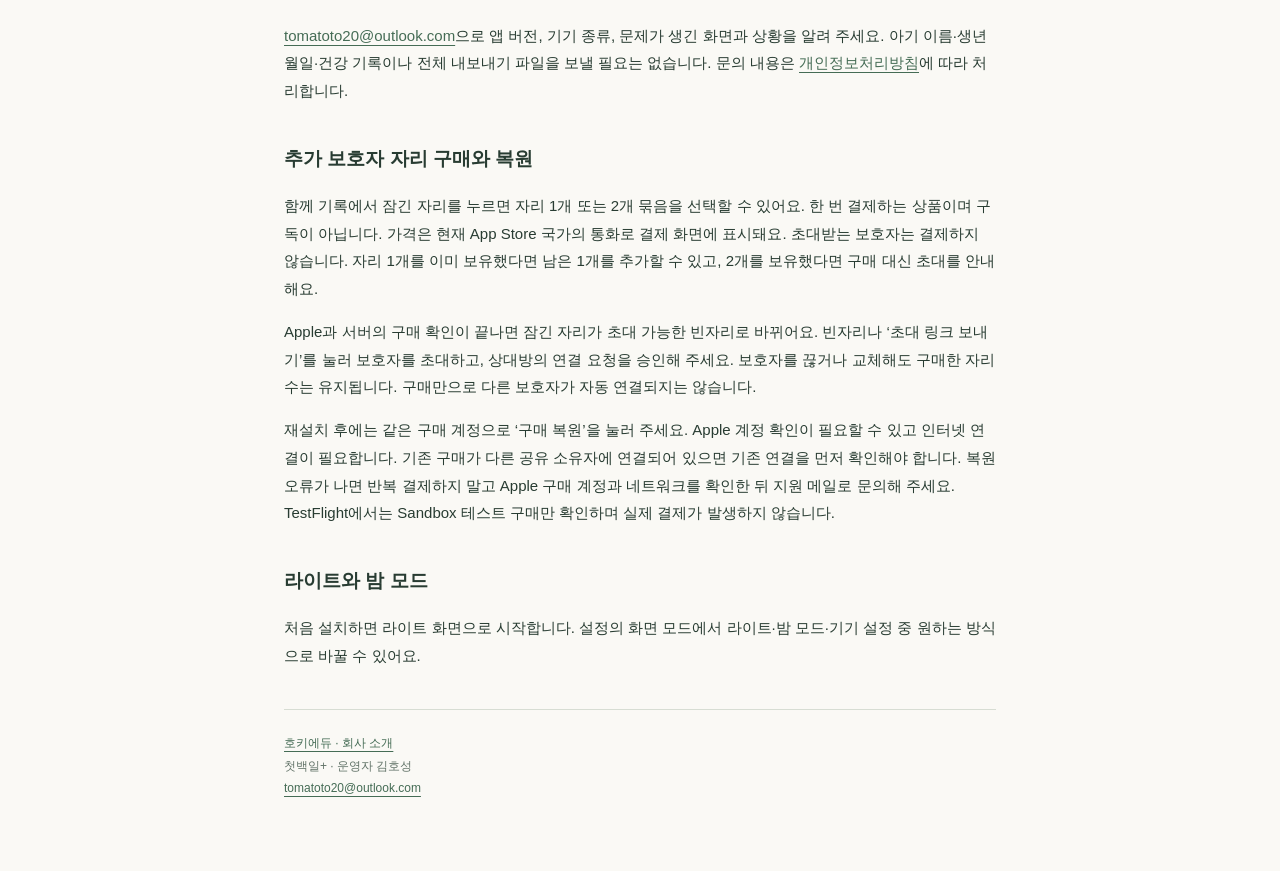
<file: support.html>
<!doctype html><html lang="ko"><head><meta charset="utf-8"><meta name="viewport" content="width=device-width,initial-scale=1"><meta name="referrer" content="no-referrer"><title>앱 지원 · 첫백일+</title><style>:root{color-scheme:light dark}*{box-sizing:border-box}body{max-width:760px;margin:auto;padding:48px 24px 72px;background:#faf9f5;color:#283c32;font-family:-apple-system,BlinkMacSystemFont,"Apple SD Gothic Neo",sans-serif;line-height:1.85}nav{display:flex;gap:24px;margin:20px 0 36px}a{color:#456c55;text-underline-offset:4px}h1{font-size:32px;line-height:1.4;letter-spacing:-1px}h2{font-size:19px;margin-top:36px}p,li{font-size:15px}.tag{font-size:12px;letter-spacing:2px;color:#56745f}.intro{padding:24px;background:#eaf0e3;border-radius:24px}table{border-collapse:collapse;width:100%;font-size:14px}th,td{text-align:left;padding:12px;border-bottom:1px solid #d7ddd3;vertical-align:top}footer{font-size:12px;border-top:1px solid #d7ddd3;margin-top:40px;padding-top:22px;color:#627368}@media(prefers-color-scheme:dark){body{background:#19251f;color:#edf1e9}.intro{background:#293a2d}a,.tag,footer{color:#bdd1bd}th,td,footer{border-color:#49594e}}@media(max-width:480px){body{padding:30px 20px 48px}h1{font-size:27px}td,th{padding:8px}}</style></head><body><nav aria-label="Android 안내"><a href="android.html">Android 개인정보처리방침</a> · <a href="delete-data.html">기록·서버 연결 정보 삭제 요청</a></nav><div class="tag">첫백일+</div><h1>앱 지원</h1><nav aria-label="안내 페이지"><a href="index.html">개인정보처리방침</a><a href="support.html">앱 지원</a></nav><div class="intro"><strong>처음 만난 우리, 함께하는 100일.</strong><p>수유·트림·수면·기저귀·체중을 간편하게 남기고, 하루 리듬과 평균을 살펴보는 보호자용 기록 앱입니다.</p></div>
<h2>빠르게 기록하기</h2><p>메인 화면에서 수유·소변·대변·수면·트림을 누르세요. 수유는 분유, 유축 모유, 직접 모유를 구분합니다. 분유와 유축 모유는 실제 먹은 양을, 직접 모유는 횟수와 선택한 수유 시간을 기록합니다. 직접 모유 시간을 mL로 바꾸지 않습니다.</p><p>과거 기록은 실제 발생 시각을 선택해 저장하세요. 입력 시각은 별도로 보관됩니다. 체중도 실제 측정 날짜로 남길 수 있습니다. 기록은 출생일을 Day 1로 계산하며, Day 100 이후에도 기록·열람·내보내기·삭제 기능을 사용할 수 있습니다.</p>
<h2>수유와 트림 시작·종료</h2><p>수유에서 ‘지금 수유 시작’을 누르고, 먹기를 마치면 ‘수유 끝’을 누른 뒤 실제 먹은 양을 입력하세요. 처음 준비한 양을 섭취량으로 자동 저장하지 않습니다. 이미 먹였다면 완료 기록을 남길 수 있고, 이날의 기록을 눌러 시작·종료 시각과 양을 수정할 수 있습니다. 타이머 수유의 양을 저장하면 트림을 바로 시작할지 선택할 수 있어요. 트림은 빠른 기록에서도 시작·종료를 누르며, 음성에서 ‘트림’과 ‘트름’ 표현을 모두 지원합니다.</p><h2>수면 확인과 시각 수정</h2><p>시작 시각이 있는 수유와 수면이 겹치면 수면 종료를 수유 시작 1분 전으로 수정할지 물어봅니다. 현재 시각과 수정할 시각을 비교한 뒤 ‘확인하고 수정’을 눌러야 반영되며, 돌아가면 기록을 바꾸지 않습니다. 예를 들어 15:00에 수유를 시작하면 수면 종료를 14:59로 제안합니다. 실제로 깬 시각이 다르면 돌아가서 시각을 수정하세요. 수면 시작과 수유 시각은 유지하며, 이전 값은 수정 이력에 남깁니다. 기존 겹친 기록은 하루 일과표의 ‘겹친 수면·수유 확인’에서 정리할 수 있습니다. 수유 시작을 모르는 완료 기록이나 소변·대변을 기록할 때에는 “아이가 일어났나요?”에서 실제로 깬 시각을 확인합니다. “아직 자고 있어요”를 선택하면 수면을 유지합니다. 기저귀 기록만으로 잠에서 깼다고 자동 판단하지 않습니다. 수유 저장 뒤 별도의 수면 질문은 나오지 않습니다. 이날의 수면 기록을 누르면 잠든 시각과 일어난 시각을 수정할 수 있고, 잔 시간과 하루 합계는 수정한 시각으로 다시 계산됩니다.</p><p>수유를 마친 뒤에는 트림 시작을, 트림을 마친 뒤에는 ‘잠들었으면 수면 시작’을 메인에서 이어서 선택할 수 있습니다. 버튼을 직접 눌렀을 때만 시작하며 수유 사이 시간을 자동 수면으로 만들지 않습니다.</p><h2>간편 수면과 하루 일과표</h2><p>수면 화면에서 15분·30분·1시간·2시간 또는 직접 입력으로 잔 시간을 선택하세요. 일어난 시각은 지금으로 제시하며, 다른 때 잤다면 시각을 바꿀 수 있습니다. 화면의 잠든 시각과 일어난 시각을 확인하고 ‘이 시간으로 수면 저장’을 누릅니다. 기억한 시간은 ‘약’ 표시를 유지합니다. 지금부터 재려면 위쪽의 ‘지금 수면 시작’을 누르세요.</p><p>‘하루 리듬 한눈에’를 열면 선택한 날짜의 일과표가 먼저 나옵니다. 원 안에는 수유·트림·수면을 실제 시작·종료 구간의 색으로 표시하고, 소변은 원 바깥의 파란 점, 대변은 그보다 바깥의 갈색 마름모로 실제 시각에 표시합니다. 같은 시각에 남겨도 각 표시를 따로 볼 수 있습니다. 구간이나 표시를 누르면 시각을 확인하고 기록을 수정할 수 있습니다. 가까운 소변·대변 표시를 누르면 해당 기록들을 함께 보여주며 원래 시각은 바꾸지 않습니다. 트림·소변·대변의 횟수도 확인할 수 있습니다. ‘기록 없음’은 지나간 시간 중 기록이 없는 구간이며 깨어 있었다고 판단하지 않습니다. 아직 오지 않은 시간은 ‘남은 하루’로 더 연하게 표시합니다. 원 아래에는 하루 수유량·횟수와 수면 합계가 나옵니다. ‘이날 기록’을 펼치면 종류별 전체 목록을, ‘수유량·수면 통계’를 펼치면 최근 7일·14일 그래프를 볼 수 있습니다. 자정을 넘은 수면과 트림은 각 날짜에 속한 구간으로 표시합니다. 시각 없는 기존 기록은 목록에서 시각을 추가하기 전까지 원에 임의로 배치하지 않습니다.</p><h2>아이폰에서 말로 저장하기</h2><p>“분유 팔십미리 기록”, “모유 15분 먹였어 저장해줘”처럼 말하면 최종 인식 결과를 확인한 뒤 저장합니다. 저장·기록·저장해줘·기록해줘·남겨줘를 지원합니다. “분유”만 말했을 때 양을 물어보면, 다시 마이크를 눌러 “80미리 기록”이라고 답할 수 있습니다. 인식이 끝까지 확정되지 않거나 필요한 내용이 부족하면 자동 저장하지 않습니다. 저장 후 ‘되돌리기’로 취소할 수 있습니다.</p><h2>워치에서 수유 말하기</h2><p>‘수유 말하기’를 누르고 Apple 받아쓰기로 “분유 80미리 먹었어”, “유축 모유 60미리”, “직접 모유 15분 먹였어”처럼 입력하세요. 화면에 나온 종류·양·시각을 확인하고 ‘확인·저장’을 누릅니다. 워치 음성은 지금 마친 수유 전용이며, 수면·트림·기저귀나 지난 시각의 기록은 아이폰에서 남겨주세요. 수유 방식이 빠졌으면 선택한 뒤 저장합니다. 워치에 먼저 보관하고 아이폰에 연결되면 전송하므로, 전송 대기와 아이폰 저장 완료를 구분해서 표시합니다. 받아쓰기를 사용할 수 없다면 ‘수유 기록’에서 직접 입력하세요.</p><h2>음성 입력이 되지 않을 때</h2><p>마이크를 누르고 “분유 80미리 먹었고, 아까 한 시간 정도 잤어”처럼 수유와 간편 수면을 함께 말할 수 있습니다. 두 내용을 확인한 뒤 한 번에 저장하며, 지원하지 않는 복잡한 표현은 다시 입력해야 합니다. “어제 30분쯤 잤어”는 수면의 배정 날짜를 어제로 표시하므로 날짜도 확인해 주세요. 기존처럼 “분유 80미리 먹였어”, “모유 15분 먹였어”, “응가했어”, “아기 잤어”, “아기 일어났어”처럼 말한 뒤 내용을 확인하고 저장하세요. 한국어 기기 내 음성 인식을 지원하지 않는 기기에서는 직접 입력을 이용하세요. 권한은 iPhone 설정에서 확인할 수 있습니다.</p>
<h2>하루 분유 기준량과 공식 안내</h2><p>메인의 수유량 숫자(예: 80 / 800 mL) 또는 설정의 ‘하루 분유 기준량’를 누르고, 직접 정했거나 의료진에게 안내받은 하루 분유량을 입력한 뒤 저장해 주세요. 같은 숫자를 다시 누르면 수정하거나 표시를 끌 수 있습니다. 기준량이 없을 때는 숫자 아래에 ‘기준량 설정’이 표시됩니다. 기본값이 없으며 체중·월령으로 자동 설정하지 않습니다. ‘체중으로 참고량 확인’을 펼치면 최신 체중을 이용한 하루량과 선택한 횟수로 나눈 1회 예시를 한국어로 확인할 수 있습니다. ‘시기별 참고표 · 출처’도 필요할 때만 펼칠 수 있으며, 첫 화면에는 오늘 수유 기록과 중복 안내를 표시하지 않습니다. 체중과 적용 조건을 확인하고 선택해야 기준으로 저장합니다.</p><p>오늘 기록한 분유량을 설정값으로 나눈 비율만 표시합니다. 100%는 설정값에 도달했다는 뜻이지 충분히 먹었다는 판정이 아닙니다. 혼합 수유에서도 유축·직접 모유와 종류 미지정 기록은 비율에 포함하지 않고 기존 기록과 합계에는 보존합니다. 초과 기록량과 비율을 그대로 보여주며 젖병 그림만 가득 찬 상태에서 멈춥니다. 미달 알림이나 달성 보상은 없으며 수유 예측에도 영향을 주지 않습니다.</p><p>미국소아과학회(AAP)의 <a href="https://www.healthychildren.org/English/ages-stages/baby/formula-feeding/Pages/Amount-and-Schedule-of-Formula-Feedings.aspx">분유량과 일정에 관한 공식 안내</a>에서 출생 초기·이후 시기와 체중을 참고한 일반적인 양, 아기마다 다른 필요량에 관해 확인할 수 있습니다. 영어 원문이며 업데이트 2022-05-16, 확인 2026-09-13입니다. 앱의 기준량 설정 화면에서도 같은 원문을 열 수 있습니다. 이 안내를 개인별 확정 목표로 자동 적용하지 않습니다.</p><p>하루 참고 계산은 <a href="https://www2.hse.ie/babies-children/bottle-feeding/preparing-baby-formula/">아일랜드 보건서비스 HSE</a>의 체중(kg) × 150mL/일을 사용하고 10mL 단위로 반올림합니다. AAP의 별도 체중 안내 수치와 섞지 않습니다. 앱은 출생 첫 주를 제외한 생후 6개월 미만의 분유 수유에 계산을 표시하며 혼합 수유의 보충량으로 사용하지 않습니다. 건강한 만삭아로 별도 지침이 없는 상황인지 확인해야 선택할 수 있고, 960mL 초과 결과는 그대로 표시하되 바로 적용하지 않습니다. 개인에게 필요한 확정량이나 절대 상한은 아닙니다.</p>
<h2>다음 수유 예상과 알림</h2><p>메인에서 ‘15분 전 알림 켜기’를 누르고 알림을 허용해 주세요. 메인의 예상 카드에는 다음 수유 예상 시각·남은 시간·알림 버튼을 표시합니다. 기록이 부족하면 ‘예상 준비 중’으로 표시합니다. 시작 시각이 없는 기록은 이날의 기록에서 추가할 수 있으며, 최신 수유의 시작을 모르면 예상을 보류합니다. 계산 방법과 참고 사항은 ⓘ에서, 마지막 수유의 방식·양·시각은 이날의 기록에서 확인할 수 있습니다. 수면은 별도 메인 카드 없이 이날의 기록에서 확인·수정합니다. 빠른 기록의 ‘수면’에서 잠든 시각을 남기고, 자는 동안에는 같은 버튼의 ‘일어났어요’로 종료할 수 있습니다. 최근 수유 기록으로 예상한 시각 15분 전에 “배고플 시간이에요 🍼”라고 알려드립니다. 예상 1분 뒤까지 새 기록이 없으면 “혹시 수유하셨나요?”를 한 번 더 알려드립니다. 수유 기록을 추가하면 이전 알림을 취소하고 다음 예상에 맞춰 다시 예약합니다.</p><p>아직 먹지 않았다면 ‘아직 안 먹었어요’로 확인할 수 있습니다. 확인은 수유 기록으로 저장되지 않으며 같은 알림을 반복하지 않습니다. 수동 일회성 알림도 별도로 추가할 수 있습니다.</p><h2>예상 시각 안내</h2><p>최근 수유 시각과 실제 먹은 양을 참고해 다음 수유 시각을 예상합니다. 수유를 새로 기록하거나 수정하면 예상도 다시 반영됩니다.</p><p>수유 시작 시각을 정확히 남겨 주세요. 빠진 시각이나 먹은 양은 이날의 기록에서 추가하거나 수정할 수 있습니다. 기록이 부족하면 예상 준비 중으로 표시될 수 있으며, 초기 예상은 새 기록이나 생활 변화에 따라 달라질 수 있습니다.</p><p>예상은 참고용입니다. 아기의 배고픔 신호를 먼저 살펴주세요.</p><h2>체온·투약과 직접 정하는 알림</h2><p>오늘 화면의 몸무게 기록 아래에서 ‘체온 · 투약 기록’을 열 수 있어요. 측정한 체온 또는 약 이름·실제 먹인 양·시각을 직접 남기고, 이날의 기록을 눌러 수정하거나 삭제할 수 있습니다. 약 종류·용량·간격은 앱이 추천하지 않으므로 의료진의 안내를 따르세요.</p><p>투약 기록에서 알림을 켜고 원하는 미래 시각을 지정하면 한 번 알려드립니다. 알림을 누르면 이전 약 정보가 채워진 새 투약 화면을 열어요. 이번에 먹인 양과 시각을 확인해 저장해야 새 기록이 남고, 이전 기록은 유지됩니다. 다음 알림은 필요할 때 직접 정해 주세요. 알림만 확인하거나 화면을 닫으면 투약한 것으로 기록하지 않습니다.</p><p>체온·투약 기록은 연결한 보호자와 함께 볼 수 있고, 알림 시각은 각 기기에서 정합니다. 연결한 보호자가 모두 최신 버전을 사용해야 새 기록을 볼 수 있어요.</p><h2>알림이 오지 않을 때</h2><p>앱의 ‘수유 알림’에서 예상 알림 설정을 확인하고 iPhone의 알림 권한·집중 모드를 확인해 주세요. 체험 모드에서는 알림을 보내지 않습니다. 새 수유 기록 없이 지난 알림을 반복하지 않으며, 기록이 부족하면 자동 예약을 기다립니다. 이미 지난 15분 전 알림을 뒤늦게 반복하지 않습니다. 기기 상태에 따라 전달이 늦어지거나 표시되지 않을 수 있습니다.</p>
<h2>보호자 초대와 자리 관리</h2><p>연결할 아이폰에 첫백일+을 설치한 뒤, 설정의 ‘함께 기록’에서 표시 이름을 입력하고 초대 링크를 만드세요. 상대방이 링크를 열어 ‘함께 기록 요청’을 누르면 6자리 번호가 나옵니다. 초대한 보호자가 그 번호를 입력해 승인하면 연결됩니다. 초대 링크는 24시간 동안 유효합니다. 기본 2명은 무료이며, 소유자가 보호자 자리를 최대 2개 구매하면 총 4명이 함께 기록할 수 있습니다. 모든 보호자가 1.3 이상을 사용해야 추가 자리를 이용할 수 있습니다. TestFlight 기록은 정식 앱 기록과 분리되므로 같은 환경끼리 연결해 주세요.</p><p>수유·수면·기저귀·트림·체중·체온·투약과 아기 정보를 함께 기록할 수 있습니다. 접종·검진·진료 일정과 완료 여부도 함께 확인·수정·삭제합니다. 출석 도장과 선물은 보호자별로 구분해 암호화한 공동 기록에 저장하며, 같은 보호자의 연결로 복구합니다. 이 기능이 포함된 버전에서 동기화를 마친 내역부터 복구할 수 있습니다. 일정별 알림과 투약 확인 알림, 하루 분유 기준량은 각 기기에서 관리합니다. 연결한 보호자 모두 최신 버전으로 업데이트해야 캘린더 공유를 사용할 수 있습니다. 설정의 함께 기록에서 보호자 기록 알림을 켜면 새 기록이나 일정 변경을 일반 문구로 알려드립니다. 기록 내용과 아기 이름은 푸시에 포함하지 않으며, 알림은 언제든 끌 수 있습니다. 상대방 기기에 기존 아기 기록이 있다면 별도로 보관하고 초대한 아기의 기록으로 전환합니다. 서로 다른 아기 기록을 합치지 않습니다.</p><p>기록은 기기에 먼저 저장한 뒤 인터넷에 연결되면 전송합니다. ‘전송 대기’가 보이면 양쪽 앱을 열고 ‘지금 동기화’를 눌러 확인하세요. 같은 기록을 동시에 수정하면 선택 화면에서 남길 내용을 확인할 수 있습니다. 앱이 닫힌 동안의 자동 갱신은 iOS의 전달 조건에 따라 지연될 수 있고, 앱을 강제 종료하면 자동 갱신이 되지 않을 수 있습니다. 다시 열면 최신 기록을 확인하고 수유 알림을 갱신합니다.</p><p>초대한 사람의 ‘공유 종료’는 서버의 공동 기록을 삭제하며, 참여한 사람의 ‘공유에서 나가기’는 본인의 접근을 해제합니다. ‘서버 연결 정보 삭제’는 서버용 인증 사용자까지 삭제합니다. 상대방이 이미 받은 사본은 회수되지 않습니다. 소유자는 공유 관리에서 원하는 보호자 한 명만 연결 해제할 수 있습니다. 빈자리는 유지되며 새 초대 링크와 승인으로 다른 보호자를 연결할 수 있어요. 이미 내려받은 기록은 상대 기기에 남을 수 있습니다. 기기 분실·초기화 시 자동 복구는 보장하지 않으므로 백업 파일을 따로 보관해 주세요.</p><h2>잠금화면에서 타이머 보기</h2><p>수유·트림·수면 타이머를 시작하고 실시간 현황을 허용하면 잠금화면에서 경과 시간을 볼 수 있습니다. 지원 기종에서는 Dynamic Island에도 표시합니다. 카드를 누르면 앱에서 해당 활동을 종료할 수 있습니다. 표시되지 않으면 iPhone 설정에서 첫백일+의 실시간 현황을 확인해 주세요. 시스템의 실시간 현황 활성 시간은 최대 8시간이며, 카드가 끝나도 앱의 원래 시작 시각은 보존합니다.</p><p>수유·트림·수면 타이머는 하나만 진행합니다. 다른 활동을 시작하면 기존 활동을 종료할지 확인합니다. 순서는 자유로워 수유 뒤 다시 수유하거나 트림을 건너뛰어도 됩니다. 수유 종료 후에는 실제 먹은 양을 입력하며, 나눠 먹은 기록도 각각 보관합니다.</p><h2>홈 화면 위젯</h2><p>아이폰 홈 화면을 길게 눌러 위젯 추가에서 첫백일+을 선택하세요. 아기의 생후 일수·다음 수유 예상·오늘 수유량·마지막 수유 시작 시각을 확인하고, 위젯을 누르면 수유 기록 화면을 엽니다. 갱신 시점은 iOS가 정하므로 앱에서 수정한 내용이 즉시 보이지 않을 수 있습니다.</p><h2>Apple Watch 연결</h2><p>iPhone의 Watch 앱에서 설치한 뒤 양쪽 앱을 열어 주세요. 워치의 수유 기록은 연결되면 iPhone에 반영됩니다. 전송 대기 문구가 있으면 워치에 기록을 보관 중입니다. 워치 요약은 마지막 연결 시점의 정보일 수 있으므로 최근 연결 시각을 확인하세요.</p>
<p>워치에서 수유량을 선택할 때 Digital Crown을 돌리면 5mL씩 바뀝니다. 또는 ‘수유 말하기’를 누르고, 인식된 종류와 양을 확인한 뒤 저장하세요.</p>
<h2>접종·검진·진료 캘린더</h2><p>하단 캘린더 탭 또는 육아 안내의 접종 탭에서 엽니다. 날짜를 누르고 일정 추가를 선택해 이름·예약 날짜를 저장하세요. 시각은 선택 사항입니다. 저장한 일정을 누르면 수정·완료 확인·삭제할 수 있습니다. 미래 일정은 예정으로만 표시합니다. ‘다가오는 일정’을 누르면 일정 수정 또는 Apple 캘린더에 추가를 선택할 수 있습니다. Apple 기본 화면에서 날짜·시간과 저장할 캘린더를 확인하고 추가하면 저장 완료를 알려드립니다. 취소하면 추가되지 않습니다. Apple 캘린더에는 별도 사본으로 추가되며 이후 변경·삭제는 각 앱에서 관리합니다.</p><p>완료는 보호자의 확인 표시입니다. 질병관리청 공식 접종 내역과 자동 연동하거나 미접종을 판정하지 않습니다. 앱 내 캘린더는 Day 100 이후에도 사용할 수 있고 전체 내보내기·삭제에 포함됩니다. 일정별로 알림 없음·전날 오전 9시·당일 오전 9시·1시간 전 또는 원하는 날짜·시각을 직접 지정할 수 있습니다. 1시간 전은 시각이 있는 일정에만 제공하며, 지난 시각에는 새 알림을 만들지 않습니다. 수정·삭제·완료 시 알림도 갱신합니다. 알림을 사용하려면 iPhone 알림 권한이 필요합니다. 새 일정의 알림은 기본적으로 없음이며 원하는 경우 직접 켤 수 있습니다. 매우 많은 일정은 가까운 알림 60개부터 예약하며 앱을 열 때 이후 예약을 채웁니다.</p><p>‘우리 아기 접종 시기’는 질병관리청 자료의 주요 출생~18개월 안내를 생년월일에 맞춰 보여줍니다. 표시 날짜는 월령 시작일이며 예약일이 아닙니다. ‘예약 날짜 정하기’에서 보호자가 날짜를 확인·저장해야 일정과 알림을 만듭니다. 접종 완료·누락 여부나 모든 따라잡기 일정을 판정하지 않으며 공식 사이트의 아이 접종 내역과 자동 연동하지 않습니다.</p><h2>이번 시기 육아 안내</h2><p>생년월일의 달력 월령을 기준으로 수유·수면·접종·발달과 놀이 안내를 보여줍니다. HSE·AAP·CDC·질병관리청 원문을 확인한 요약이며 각 안내에 적용 시기·출처·확인일을 표시합니다. 분유 1회량 표와 하루량 참고는 별도로 표시하고 사용자의 기준량으로 자동 적용하지 않습니다. 원문에서 별도 수치를 확인하지 못한 3개월 값은 임의로 보간하지 않습니다. 표의 행은 읽기 전용입니다. ‘출처 보기’를 펼쳐 별도의 공식 링크를 눌렀을 때만 원문을 엽니다.</p><h2>기록 보관·삭제</h2><p>설정 → 백업 및 복원에서 기록 파일을 저장하고 불러올 수 있어요. 복원 전 아기 정보와 기록 수를 확인하며, 현재 기록은 먼저 기기에 보관한 뒤 파일의 내용으로 바꿔요. 알림과 공유 연결은 다시 확인해 주세요. 재설치 후 이전 연결 정보와 열쇠가 기기에 남아 있으면 시작 화면에서 기존 공유 기록을 불러올 수 있어요. 남아 있지 않다면 다른 보호자의 새 초대나 별도 백업 파일이 필요합니다. 백업 파일은 암호화되지 않으므로 본인만 접근할 수 있는 위치에 보관해 주세요. 설정 → 모든 기록 삭제는 되돌릴 수 없고 워치 사본은 연결 후 삭제돼요. 앱의 기록 폴더는 시스템 백업에서 제외되며, 내보낸 파일은 저장한 곳에서 별도로 관리해 주세요.</p>
<h2>앱의 숫자와 공식 안내</h2><p>합계·평균·그래프는 사용자가 입력한 기록에서 계산합니다. 누락된 기록은 추정하지 않습니다. 젖병은 누적 기록량을 표현합니다. 하루 분유 기준량을 직접 설정하면 그 양 대비 분유 기록량의 비율에 맞춰 차오르며, 적정량이나 충분한 섭취를 판정하지 않습니다. 체중 참고 계산은 일반 자료의 산술 예시이며 개인별 적정량이나 성장 정상 범위를 판정하지 않습니다. 캐릭터 변화는 기념 표현이며 실제 발달 단계가 아닙니다.</p><p>일반 수유 안내는 <a href="https://www.cdc.gov/infant-toddler-nutrition/formula-feeding/how-much-and-how-often.html" rel="noreferrer">CDC 분유 안내</a>와 <a href="https://www.cdc.gov/infant-toddler-nutrition/breastfeeding/how-much-and-how-often.html" rel="noreferrer">CDC 모유 안내</a>에서 확인할 수 있습니다. 앱은 의료적 진단이나 개인별 수유 지침을 제공하지 않습니다. 수유나 건강 관련 판단은 의료진과 상의해 주세요.</p>
<h2>하루 리듬과 평균</h2><p>‘우리의 기록’ 탭에서 ‘하루 리듬과 패턴’을 열어 주세요. 같은 탭 위쪽의 ‘이번 시기 육아 안내’에서 월령별 안내도 확인할 수 있어요.</p><p>리듬 화면의 원형 일과표는 하루 24시간의 수유·트림·수면을 색으로 보여줍니다. 소변은 물방울, 대변은 나뭇잎으로 실제 시각에 표시하고, 겹치면 나란히 구분해요. 기록이 없는 구간은 활동을 추측하지 않고 ‘기록 없음’으로 표시합니다. 구간을 누르면 실제 시작·종료 시각을 보고 기록을 수정할 수 있어요.</p><p>평균은 1일·7일·14일로 바꿔 볼 수 있고 기본으로 펼쳐져 있어요. 수유량·횟수·간격, 수면 시간, 트림에 걸린 시간과 이전 기간의 변화를 확인하세요. 1일은 오늘, 7일·14일은 어제까지의 기록을 사용합니다. 기록한 날을 기준으로 계산하며 없는 기록을 0으로 채우지 않습니다.</p>
<h2>출석 도장과 선물</h2><p>앱을 연 날 자동으로 도장을 한 개 모아요. 10·30·40·60·80·100개에 선물이 열리며, 선물 받기를 누르면 캐릭터를 바꿀 수 있어요. 기존 기록한 날은 이전 기록 도장으로 한 번 이어드려요. 연속 출석이나 수유량은 조건이 아니며 도장은 100개까지 모을 수 있어요. 날짜 중복을 막기 위해 처음 도장을 만든 시간대를 유지해요.</p><p>매일 첫 접속에는 도장을 보여드리고, 선물이 열리는 날에는 함께 알려드려요. 아기의 생후 30일과 100일에는 등록한 이름으로 축하 화면을 한 번 표시합니다. 생후 일수와 출석 도장 수는 서로 다른 기준이며 캐릭터는 직접 선택할 수 있어요.</p>
<h2>기록 리포트는 어디서 보나요?</h2><p>우리의 기록 화면 위쪽의 우리 아기 기록 리포트를 누르세요. 7일·30일·전체 기간의 수유·수면·소변·대변 합계와 그래프, 기록한 체중 변화를 함께 볼 수 있어요. 생후100일 전에도 열립니다. 리포트 이미지 만들기를 누른 뒤 공유할 앱을 직접 선택할 수 있어요. 전체 기간은 첫100일까지의 기록이며 30일보다 길면7일씩 묶은 합계로 보여드려요.</p><h2>문의하기</h2><p><a href="mailto:tomatoto20@outlook.com">tomatoto20@outlook.com</a>으로 앱 버전, 기기 종류, 문제가 생긴 화면과 상황을 알려 주세요. 아기 이름·생년월일·건강 기록이나 전체 내보내기 파일을 보낼 필요는 없습니다. 문의 내용은 <a href="index.html">개인정보처리방침</a>에 따라 처리합니다.</p><h2>추가 보호자 자리 구매와 복원</h2><p>함께 기록에서 잠긴 자리를 누르면 자리 1개 또는 2개 묶음을 선택할 수 있어요. 한 번 결제하는 상품이며 구독이 아닙니다. 가격은 현재 App Store 국가의 통화로 결제 화면에 표시돼요. 초대받는 보호자는 결제하지 않습니다. 자리 1개를 이미 보유했다면 남은 1개를 추가할 수 있고, 2개를 보유했다면 구매 대신 초대를 안내해요.</p><p>Apple과 서버의 구매 확인이 끝나면 잠긴 자리가 초대 가능한 빈자리로 바뀌어요. 빈자리나 ‘초대 링크 보내기’를 눌러 보호자를 초대하고, 상대방의 연결 요청을 승인해 주세요. 보호자를 끊거나 교체해도 구매한 자리 수는 유지됩니다. 구매만으로 다른 보호자가 자동 연결되지는 않습니다.</p><p>재설치 후에는 같은 구매 계정으로 ‘구매 복원’을 눌러 주세요. Apple 계정 확인이 필요할 수 있고 인터넷 연결이 필요합니다. 기존 구매가 다른 공유 소유자에 연결되어 있으면 기존 연결을 먼저 확인해야 합니다. 복원 오류가 나면 반복 결제하지 말고 Apple 구매 계정과 네트워크를 확인한 뒤 지원 메일로 문의해 주세요. TestFlight에서는 Sandbox 테스트 구매만 확인하며 실제 결제가 발생하지 않습니다.</p><h2>라이트와 밤 모드</h2><p>처음 설치하면 라이트 화면으로 시작합니다. 설정의 화면 모드에서 라이트·밤 모드·기기 설정 중 원하는 방식으로 바꿀 수 있어요.</p><footer><a href="company/">호키에듀 · 회사 소개</a><br>첫백일+ · 운영자 김호성<br><a href="mailto:tomatoto20@outlook.com">tomatoto20@outlook.com</a></footer></body></html>
</file>
<file: company/site.css>
@charset "UTF-8";
:root{--paper:#f9f8f4;--surface:#fffefa;--ink:#2e443b;--muted:#6d7c72;--green:#5e7e68;--line:#dfe4d9;--sage:#e9eee3;--peach:#f3e9df;--lavender:#eee9f4;--shadow:0 22px 55px #3448370c;color-scheme:light dark}
*{box-sizing:border-box}html{scroll-behavior:smooth;scroll-padding-top:32px}body{margin:0;background:var(--paper);color:var(--ink);font-family:-apple-system,BlinkMacSystemFont,"Apple SD Gothic Neo","Noto Sans KR",Roboto,sans-serif;-webkit-font-smoothing:antialiased;line-height:1.7;word-break:keep-all;overflow-wrap:break-word}a{color:inherit;text-decoration:none}a:focus-visible{outline:3px solid var(--green);outline-offset:6px;border-radius:4px}p,h1,h2,h3{margin:0}svg{width:28px;height:28px;stroke:currentColor;stroke-width:1.65;stroke-linecap:round;stroke-linejoin:round}.wrap{width:min(1080px,calc(100% - 80px));margin-inline:auto}.skip-link{position:fixed;top:-80px;left:20px;background:var(--ink);color:var(--paper);padding:12px 24px;z-index:10}.skip-link:focus{top:12px}
.site-header{display:flex;align-items:center;justify-content:space-between;gap:24px;padding-block:30px}.wordmark{font-size:20px;font-weight:750;letter-spacing:-.6px;display:flex;align-items:center;gap:10px}.brand-symbol{font-size:30px;line-height:1;color:var(--green)}.site-header nav{display:flex;gap:30px;font-size:14px;font-weight:600}.site-header nav a{padding:10px 0}.site-header nav a:hover,.text-link:hover{color:var(--green)}
.hero{display:grid;grid-template-columns:1.1fr 1fr;gap:32px;align-items:center;padding-block:76px 105px}.eyebrow{font-size:11px;font-weight:650;letter-spacing:2.1px;color:var(--green)}.hero h1{font-size:clamp(46px,5.7vw,68px);font-weight:650;line-height:1.23;letter-spacing:-3.4px;margin-block:23px 26px}.hero h1 span{color:var(--green)}.lead{font-size:17px;color:var(--muted);line-height:1.95}.button{display:inline-flex;align-items:center;justify-content:center;gap:36px;min-height:52px;padding:14px 23px;border-radius:100px;font-size:14px;font-weight:650}.primary{margin-top:32px;background:var(--ink);color:var(--paper);transition:background .2s,transform .2s}.primary:hover{background:var(--green);transform:translateY(-2px)}.hero-art{height:420px;position:relative;display:grid;place-items:center;isolation:isolate}.orbit{position:absolute;border:1px solid var(--line);border-radius:50%;z-index:-1}.orbit-one{width:360px;height:360px}.orbit-two{width:430px;height:430px;border-style:dashed;opacity:.55}.memory-card{position:relative;width:266px;height:336px;background:var(--surface);box-shadow:0 24px 48px #34483712,0 2px 4px #34483705;border:1px solid var(--line);border-radius:7px 24px 7px 7px;transform:rotate(-6deg);display:flex;flex-direction:column;align-items:center;padding:30px 20px 22px}.card-overline{font-size:9px;letter-spacing:2.5px;color:var(--muted)}.flower{width:86px;height:86px;position:relative;margin-block:34px 22px;transform:rotate(8deg)}.flower i{display:block;position:absolute;width:46px;height:46px;border-radius:65% 65% 50% 65%;background:#c9d6be;left:0;top:0}.flower i:nth-child(2){left:40px;transform:rotate(90deg)}.flower i:nth-child(3){left:40px;top:40px;transform:rotate(180deg)}.flower i:nth-child(4){top:40px;transform:rotate(270deg)}.flower b{position:absolute;left:32px;top:32px;width:23px;height:23px;border-radius:50%;background:#efd89e}.card-title{font-size:32px;font-weight:650;letter-spacing:-1px}.card-title>span{font-size:24px;color:var(--green);margin-left:3px}.card-caption{font-size:10px;color:var(--muted);margin-top:5px}.card-bottom{margin-top:auto;border-top:1px solid var(--line);padding-top:15px;font-size:9px;letter-spacing:.4px;color:var(--muted);width:100%;text-align:center}.floating-note{position:absolute;right:0;bottom:53px;background:var(--sage);border:1px solid var(--line);box-shadow:var(--shadow);border-radius:100px;padding:13px 21px;font-size:12px;font-weight:600;transform:rotate(4deg)}.floating-note span{margin-right:8px;color:var(--green)}.art-star{position:absolute;color:#a9b49c}.star-one{font-size:28px;top:15px;right:48px}.star-two{font-size:40px;bottom:34px;left:10px}
.service{border-top:1px solid var(--line);padding-top:34px}.section-heading{display:flex;justify-content:space-between;align-items:center}.section-index{color:var(--muted);font-size:12px}.service-intro{display:flex;align-items:center;justify-content:space-between;gap:36px;padding-block:34px 38px}.service h2{font-size:40px;letter-spacing:-1.6px;line-height:1.25;font-weight:650}.plus{color:var(--green);font-weight:450}.service-subtitle{font-size:17px;margin-top:12px}.service-intro>p{font-size:15px;line-height:1.9;color:var(--muted)}.features{display:grid;grid-template-columns:repeat(3,1fr);gap:18px}.feature{background:var(--surface);border:1px solid var(--line);border-radius:22px;padding:30px}.feature-icon{width:50px;height:50px;border-radius:16px;display:grid;place-items:center;margin-bottom:23px}.sage{background:var(--sage);color:#5d7965}.peach{background:var(--peach);color:#9d7359}.lavender{background:var(--lavender);color:#837097}.feature h3{font-size:18px;font-weight:650;letter-spacing:-.5px;margin-bottom:10px}.feature p{color:var(--muted);font-size:14px;line-height:1.85}.service-bottom{display:flex;align-items:center;justify-content:space-between;gap:24px;margin-top:24px;padding-block:12px}.service-bottom p{font-size:13px;color:var(--muted)}.text-link{font-size:14px;font-weight:650;white-space:nowrap;display:flex;align-items:center;gap:16px;padding:10px 0}.care-note{color:var(--muted);font-size:12px;max-width:800px;margin-top:8px;line-height:1.8}.about{display:grid;grid-template-columns:1fr 1fr;gap:68px;border-top:1px solid var(--line);margin-top:80px;padding-top:64px}.about h2{font-size:30px;font-weight:600;letter-spacing:-1.2px;line-height:1.55;margin-top:18px}.about-copy>p{color:var(--muted);font-size:15px;line-height:1.95}.about dl{margin:28px 0 0;border-top:1px solid var(--line);padding-top:12px;font-size:13px}.about dl>div{display:grid;grid-template-columns:110px 1fr;gap:12px;padding-block:8px}.about dt{color:var(--muted)}.about dd{margin:0;font-weight:600}.contact{display:grid;grid-template-columns:1fr auto;gap:24px;align-items:center;margin-top:76px;background:var(--sage);border:1px solid var(--line);border-radius:24px;padding:38px 40px}.contact h2{font-size:25px;font-weight:650;letter-spacing:-.8px;margin-block:12px 8px}.contact p:not(.eyebrow){font-size:13px;color:var(--muted)}.email-link{font-size:16px;display:flex;flex-wrap:wrap;align-items:center;gap:20px;font-weight:600;text-decoration:underline;text-underline-offset:6px;overflow-wrap:anywhere}.contact-note{grid-column:1/-1;border-top:1px solid var(--line);padding-top:20px;line-height:1.9}.site-footer{display:flex;justify-content:space-between;gap:32px;padding-block:48px 38px}.footer-brand{font-size:14px;font-weight:650}.site-footer p{font-size:10px;color:var(--muted);margin-top:7px}.site-footer nav{display:flex;justify-content:flex-end;flex-wrap:wrap;gap:8px 22px;font-size:11px;align-content:start;color:var(--muted);max-width:450px}.site-footer nav a{padding-block:4px}.site-footer a:hover{text-decoration:underline}.mobile-only{display:none}
@media(max-width:900px){.wrap{width:calc(100% - 48px)}.hero{gap:8px;padding-block:50px 72px}.hero-art{height:360px}.orbit-one{width:280px;height:280px}.orbit-two{width:330px;height:330px}.memory-card{width:235px;height:310px}.flower{margin-block:24px 18px}.floating-note{right:-4px;bottom:20px}.star-one{right:12px}.star-two{left:0}.feature{padding:24px}.about{gap:32px}.contact{grid-template-columns:1fr}.email-link{justify-content:space-between}.contact-note{grid-column:auto}}
@media(max-width:640px){.wrap{width:calc(100% - 40px)}.site-header{padding-block:20px;gap:16px}.wordmark{font-size:18px}.brand-symbol{font-size:25px}.site-header nav{gap:18px;font-size:12px}.hero{grid-template-columns:1fr;padding-block:43px 40px;gap:15px}.hero h1{font-size:49px;letter-spacing:-2.7px;margin-block:20px 22px}.eyebrow{font-size:10px;letter-spacing:1.7px}.lead{font-size:15px}.button{font-size:13px;min-height:50px}.primary{margin-top:26px}.hero-art{height:345px;max-width:350px;width:100%;margin-inline:auto}.orbit-one{width:260px;height:260px}.orbit-two{width:310px;height:310px}.memory-card{width:218px;height:287px;padding-top:24px}.flower{transform:scale(.88);margin-block:15px 10px}.card-title{font-size:30px}.card-caption{font-size:10px}.floating-note{bottom:23px;right:0;font-size:10px;padding:11px 16px}.star-one{top:23px;right:23px}.star-two{bottom:35px;left:12px}.service{padding-top:24px}.service-intro{display:block;padding-block:28px}.service h2{font-size:34px}.service-subtitle{font-size:16px;margin-top:10px}.service-intro>p{font-size:14px;margin-top:20px;line-height:1.85}.features{grid-template-columns:1fr;gap:12px}.feature{display:grid;grid-template-columns:46px 1fr;column-gap:18px;padding:23px;border-radius:18px}.feature-icon{grid-row:1/3;width:46px;height:46px;border-radius:14px;margin:0}.feature h3{font-size:16px;margin:0 0 7px}.feature p{font-size:13px}.service-bottom{align-items:start;flex-direction:column;gap:0;margin-top:15px}.service-bottom p{font-size:12px}.care-note{font-size:11px;margin-top:12px}.about{grid-template-columns:1fr;gap:26px;margin-top:46px;padding-top:38px}.about h2{font-size:27px;margin-top:13px}.about-copy>p{font-size:14px}.about dl{margin-top:20px}.contact{padding:26px 23px;margin-top:40px;gap:20px;border-radius:20px}.contact h2{font-size:22px}.email-link{font-size:14px;gap:8px}.contact-note br{display:none}.site-footer{flex-direction:column;padding-block:34px 28px;gap:18px}.site-footer nav{justify-content:flex-start;gap:8px 18px}.desktop-only{display:none}}
@media(max-width:350px){.wrap{width:calc(100% - 32px)}.site-header nav{gap:12px}.hero h1{font-size:43px}.hero-art{height:325px}.orbit-two{width:280px;height:280px}.feature{padding:20px;column-gap:14px}.contact{padding:23px 19px}.email-link{font-size:13px}}
@media(prefers-color-scheme:dark){:root{--paper:#17231f;--surface:#202e27;--ink:#e4ebe1;--muted:#afbbb0;--green:#adc6ae;--line:#3b4b3f;--sage:#293c2f;--peach:#40362e;--lavender:#38323f}.primary{background:#b9cfb4;color:#17231f}.primary:hover{background:#d0dec7}.sage{color:#b4cab8}.peach{color:#d4b49c}.lavender{color:#c4b3d7}.art-star{color:#899d86}.flower i{background:#92ab85}.flower b{background:#e3ce96}.memory-card{box-shadow:0 24px 48px #0002}.floating-note{box-shadow:none}}
@media(prefers-reduced-motion:reduce){html{scroll-behavior:auto}.primary{transition:none}.primary:hover{transform:none}}
</file>
<file: policy.css>
:root{color-scheme:light dark;--paper:#faf9f5;--ink:#283c32;--muted:#64766a;--line:#dce3d9;--tint:#eaf0e3;--link:#456c55}*{box-sizing:border-box}body{max-width:800px;margin:auto;padding:52px 28px 72px;background:var(--paper);color:var(--ink);font-family:-apple-system,BlinkMacSystemFont,"Apple SD Gothic Neo","Noto Sans KR",sans-serif;line-height:1.9;overflow-wrap:anywhere}h1{font-size:32px;line-height:1.35;letter-spacing:-1px;margin:16px 0}h2{font-size:20px;line-height:1.5;margin:40px 0 12px;letter-spacing:-.4px}p,li{font-size:15px}li+li{margin-top:10px}nav{display:flex;flex-wrap:wrap;gap:10px 22px;border-bottom:1px solid var(--line);padding:18px 0 26px;margin-bottom:30px}a{color:var(--link);text-underline-offset:4px}a:focus-visible{outline:3px solid var(--link);outline-offset:5px}.eyebrow{font-size:13px;letter-spacing:2px;color:var(--muted)}.meta,footer{font-size:13px;color:var(--muted)}.intro,.callout{padding:24px;background:var(--tint);border-radius:22px}.intro h2{margin-top:0}.intro p:last-child{margin-bottom:0}.button{display:inline-block;padding:10px 16px;margin:6px 0;background:var(--link);color:var(--paper);border-radius:12px;text-decoration:none}footer{border-top:1px solid var(--line);margin-top:48px;padding-top:24px}@media(prefers-color-scheme:dark){:root{--paper:#19251f;--ink:#edf1e9;--muted:#b8c7bb;--line:#435448;--tint:#293a2d;--link:#bdd1bd}}@media(max-width:480px){body{padding:30px 20px 48px}h1{font-size:27px}.intro,.callout{padding:20px}nav{font-size:14px}}
</file>
